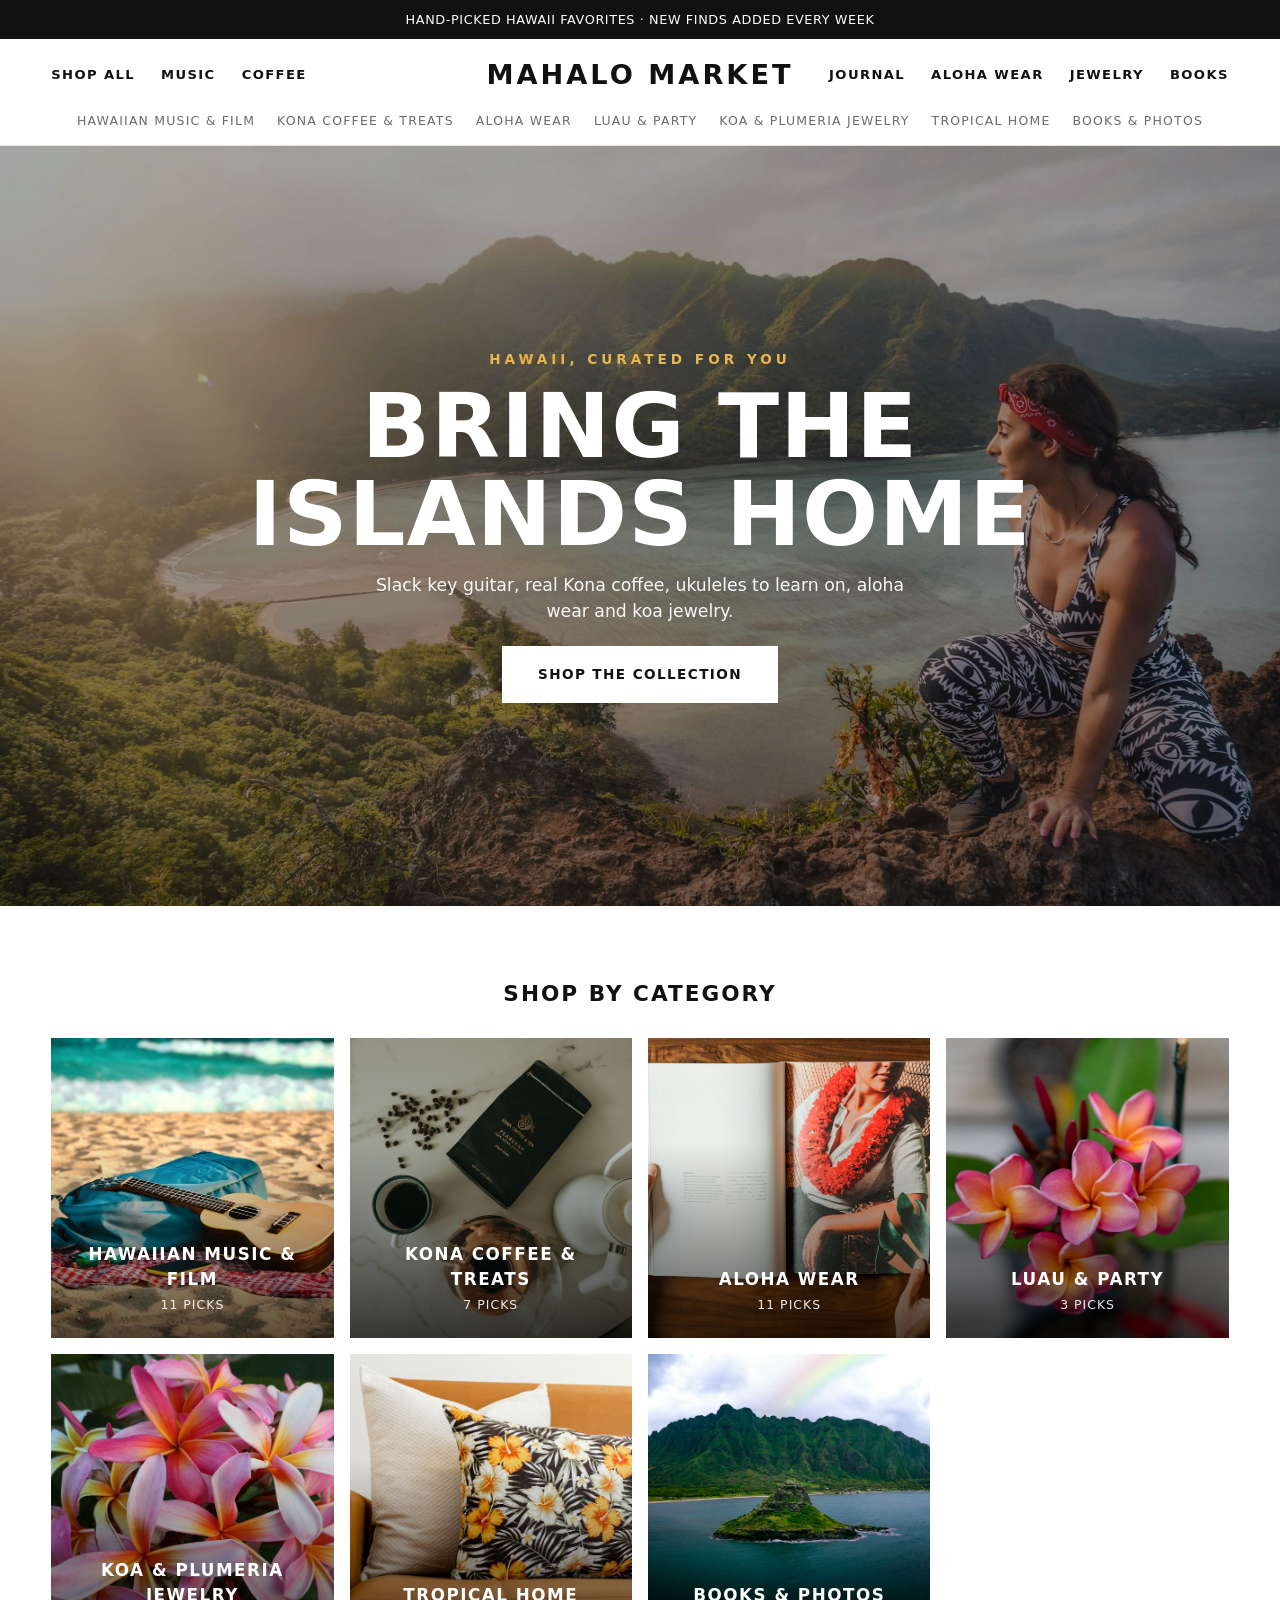
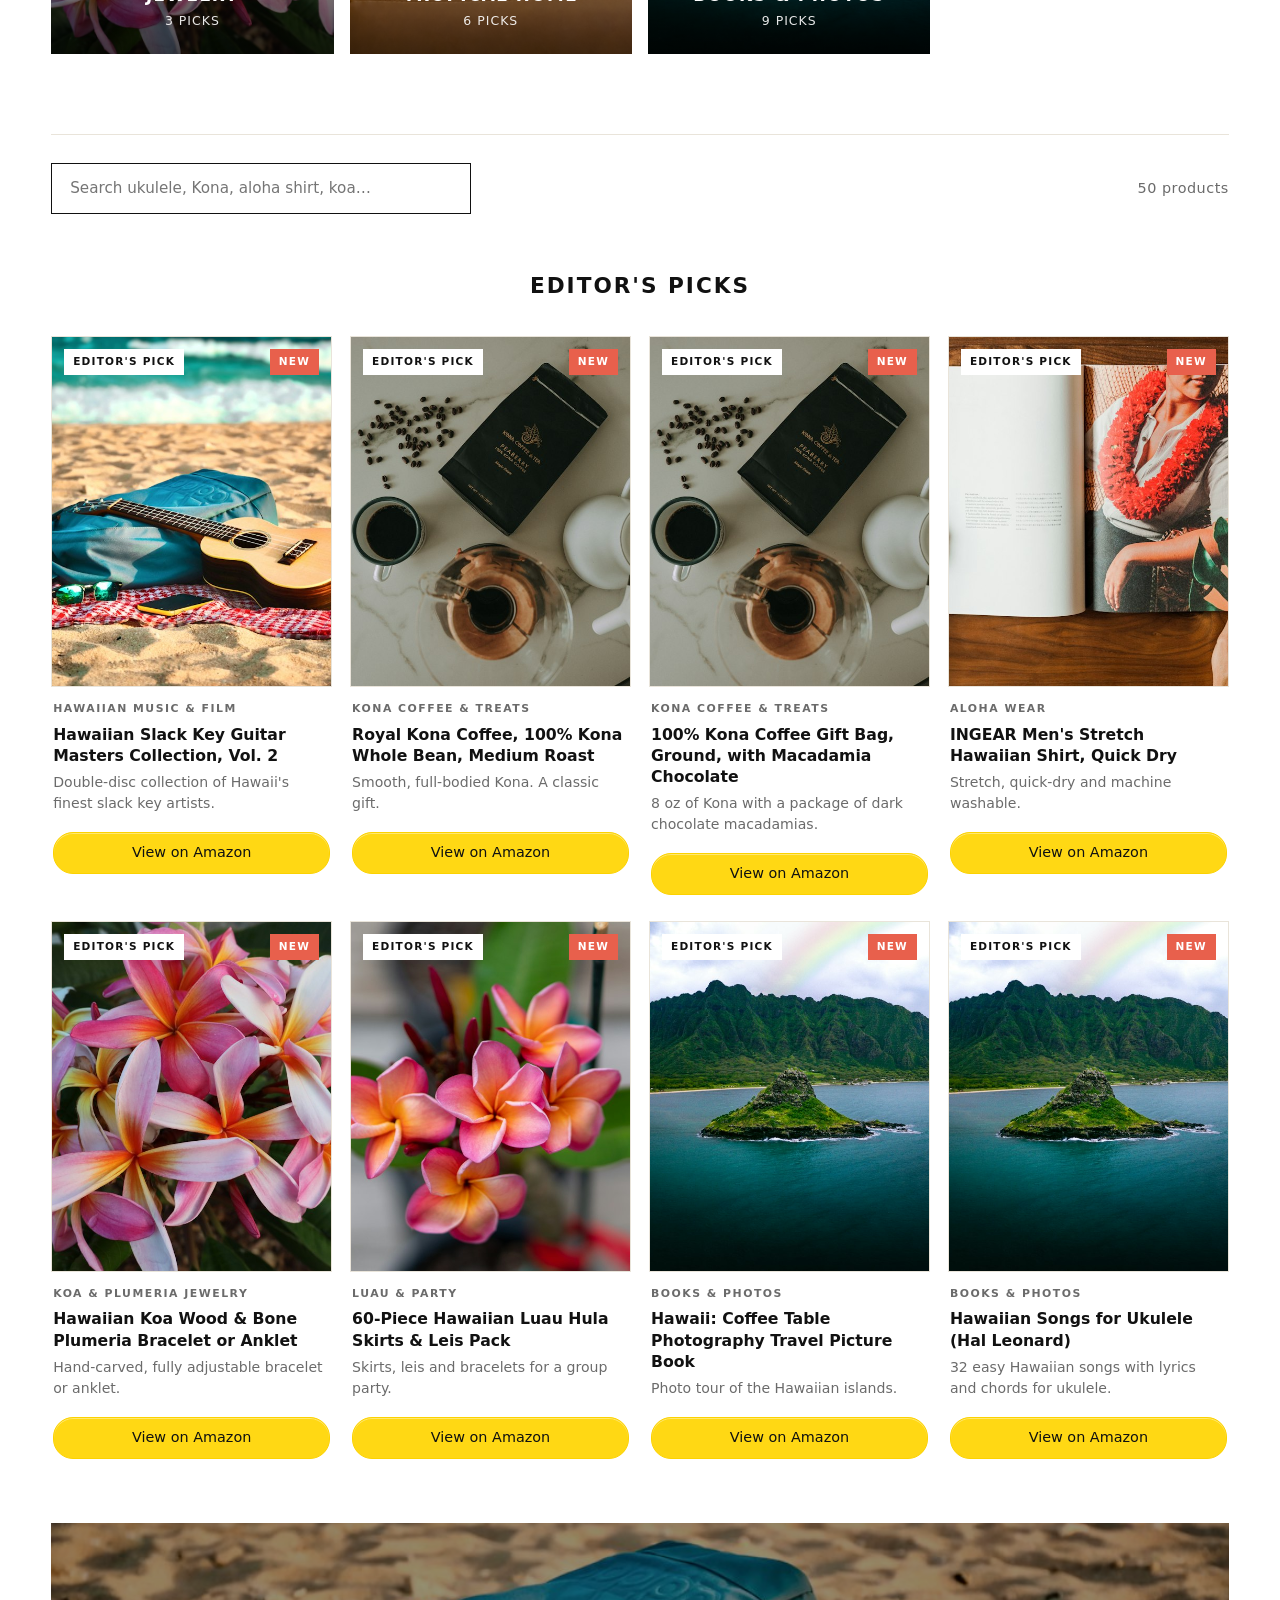
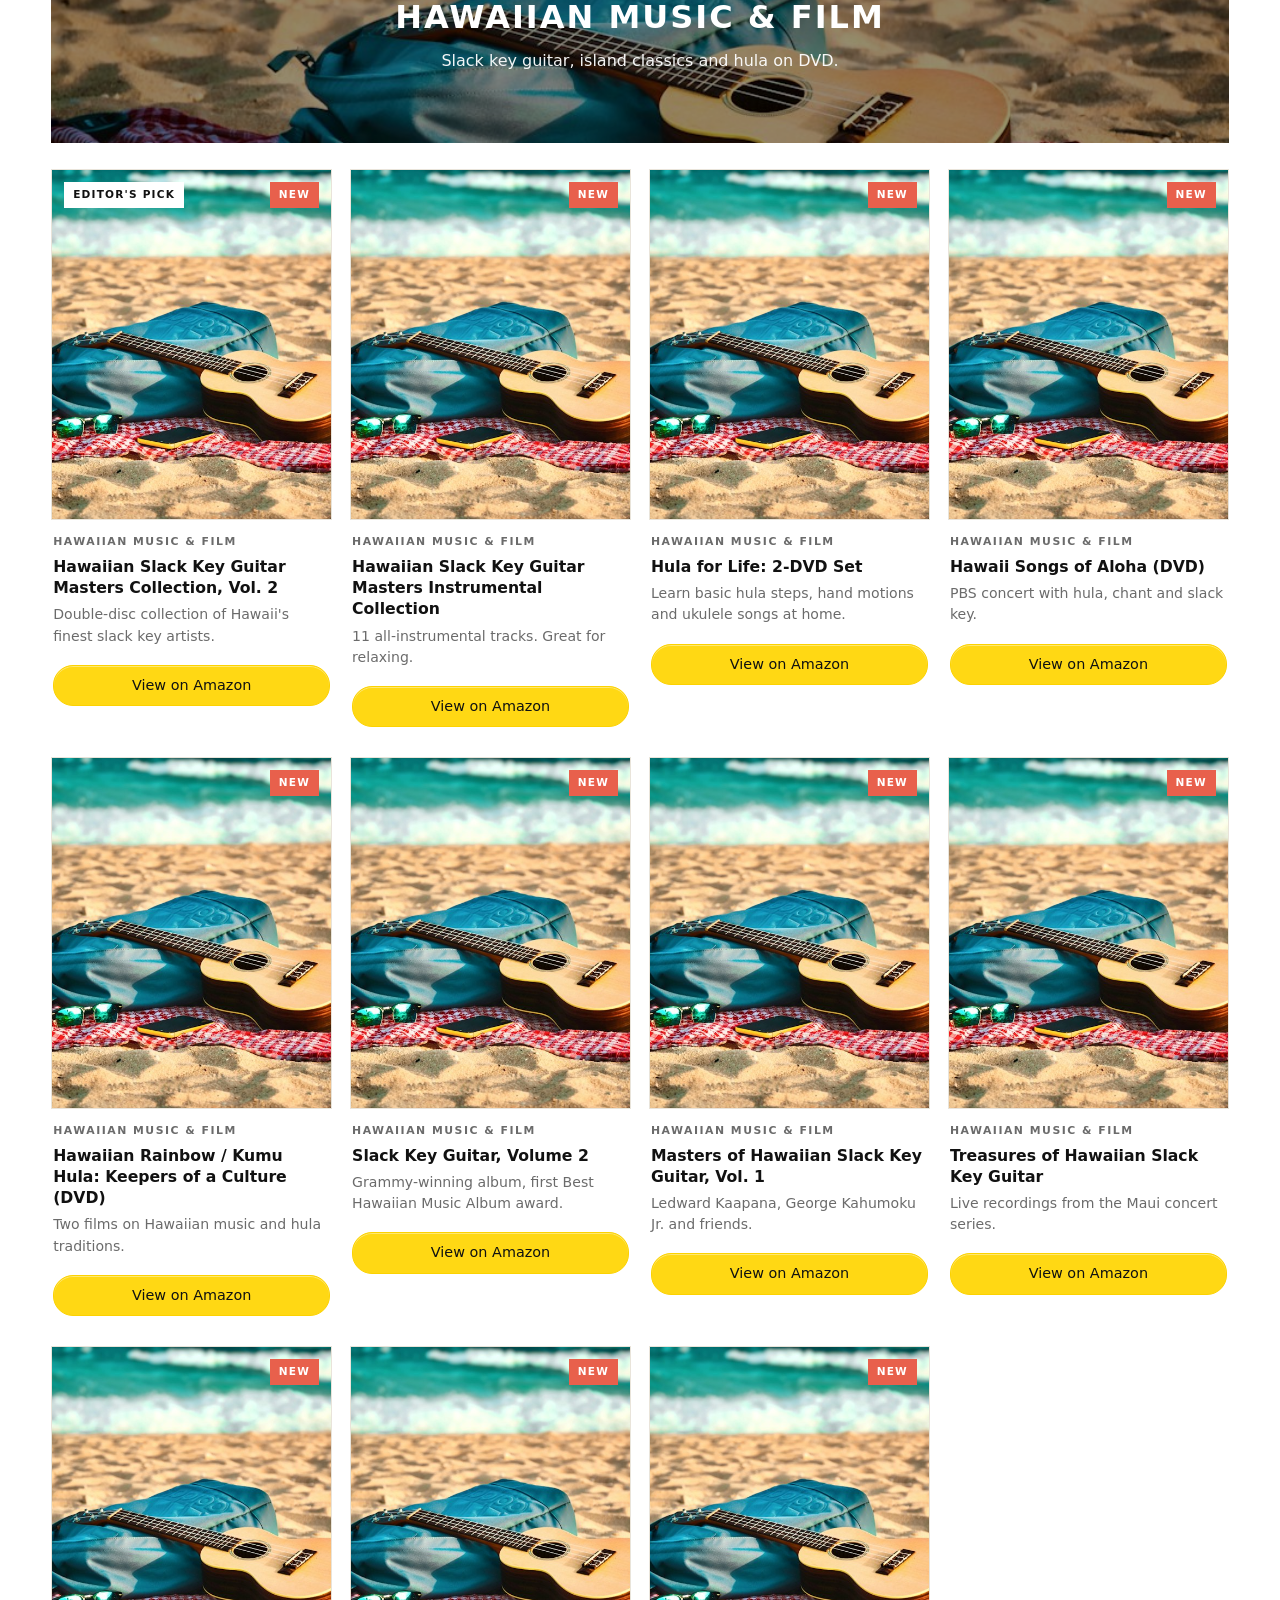
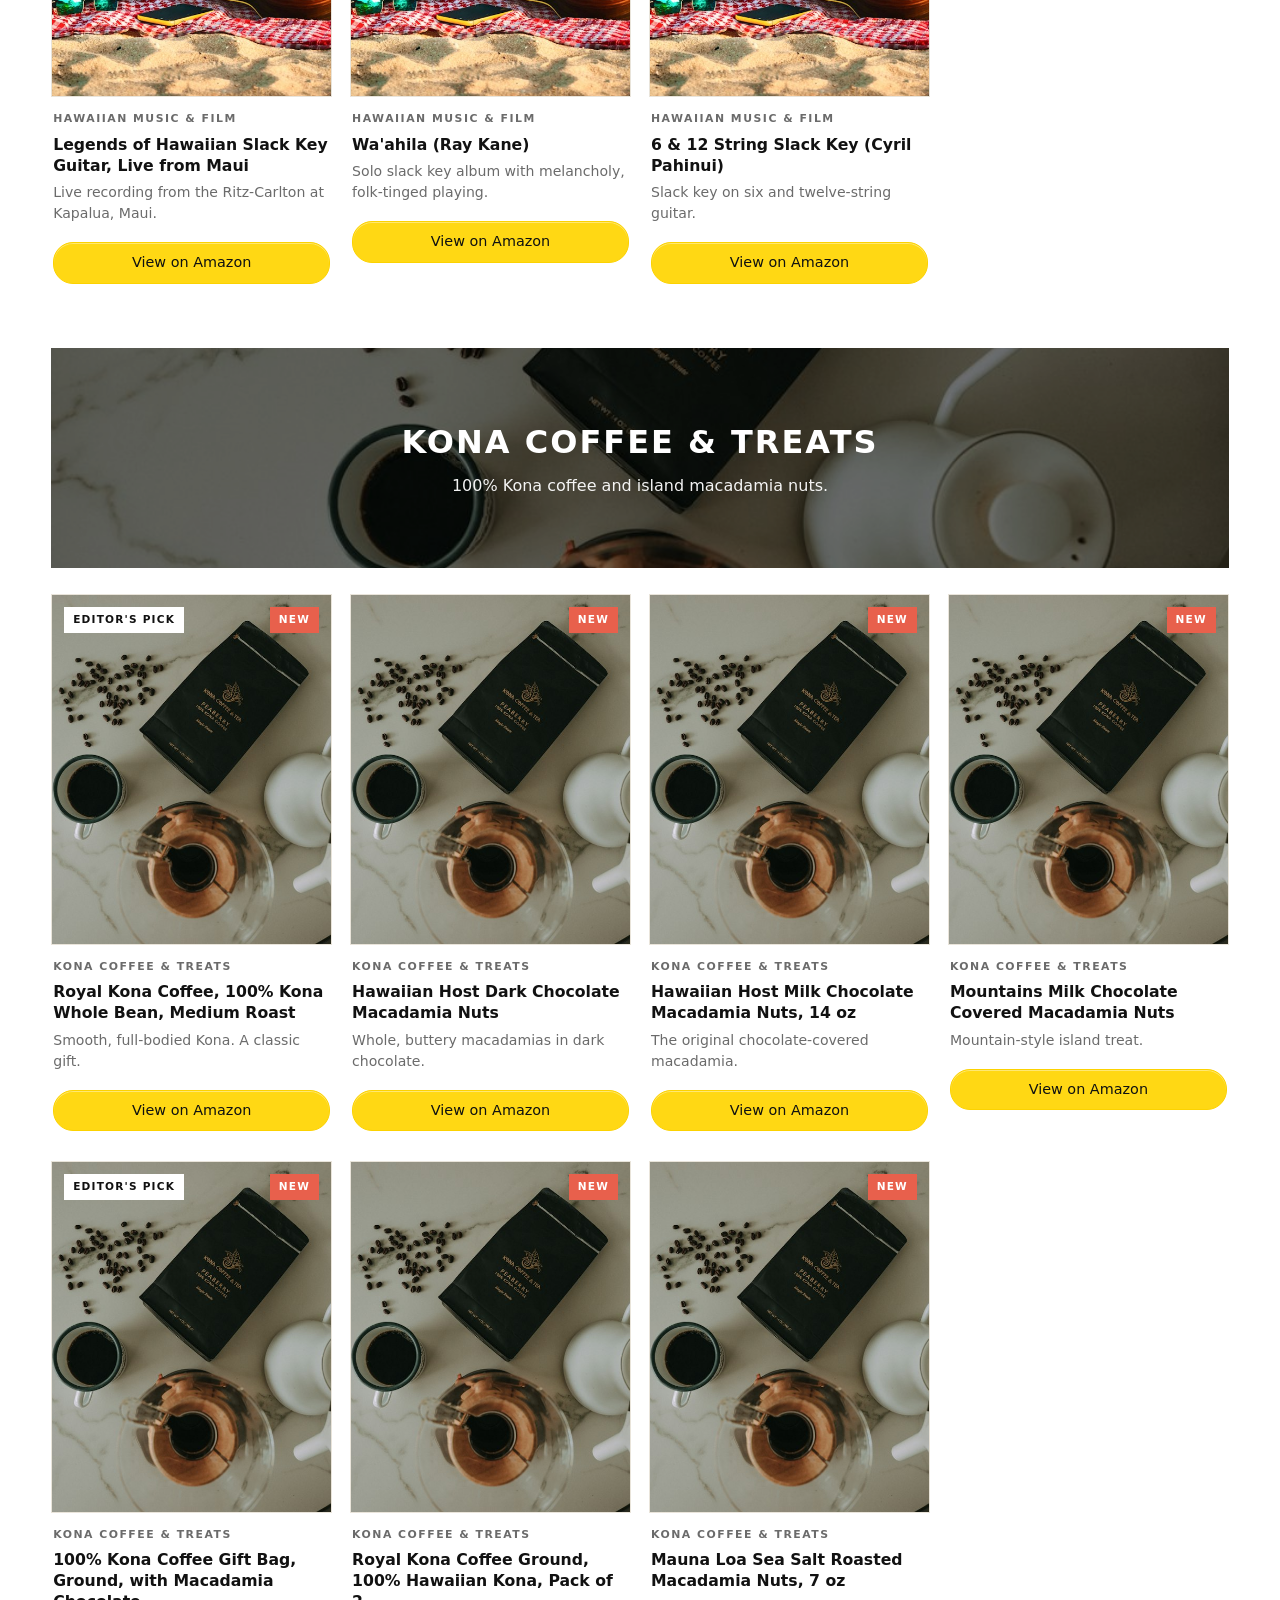
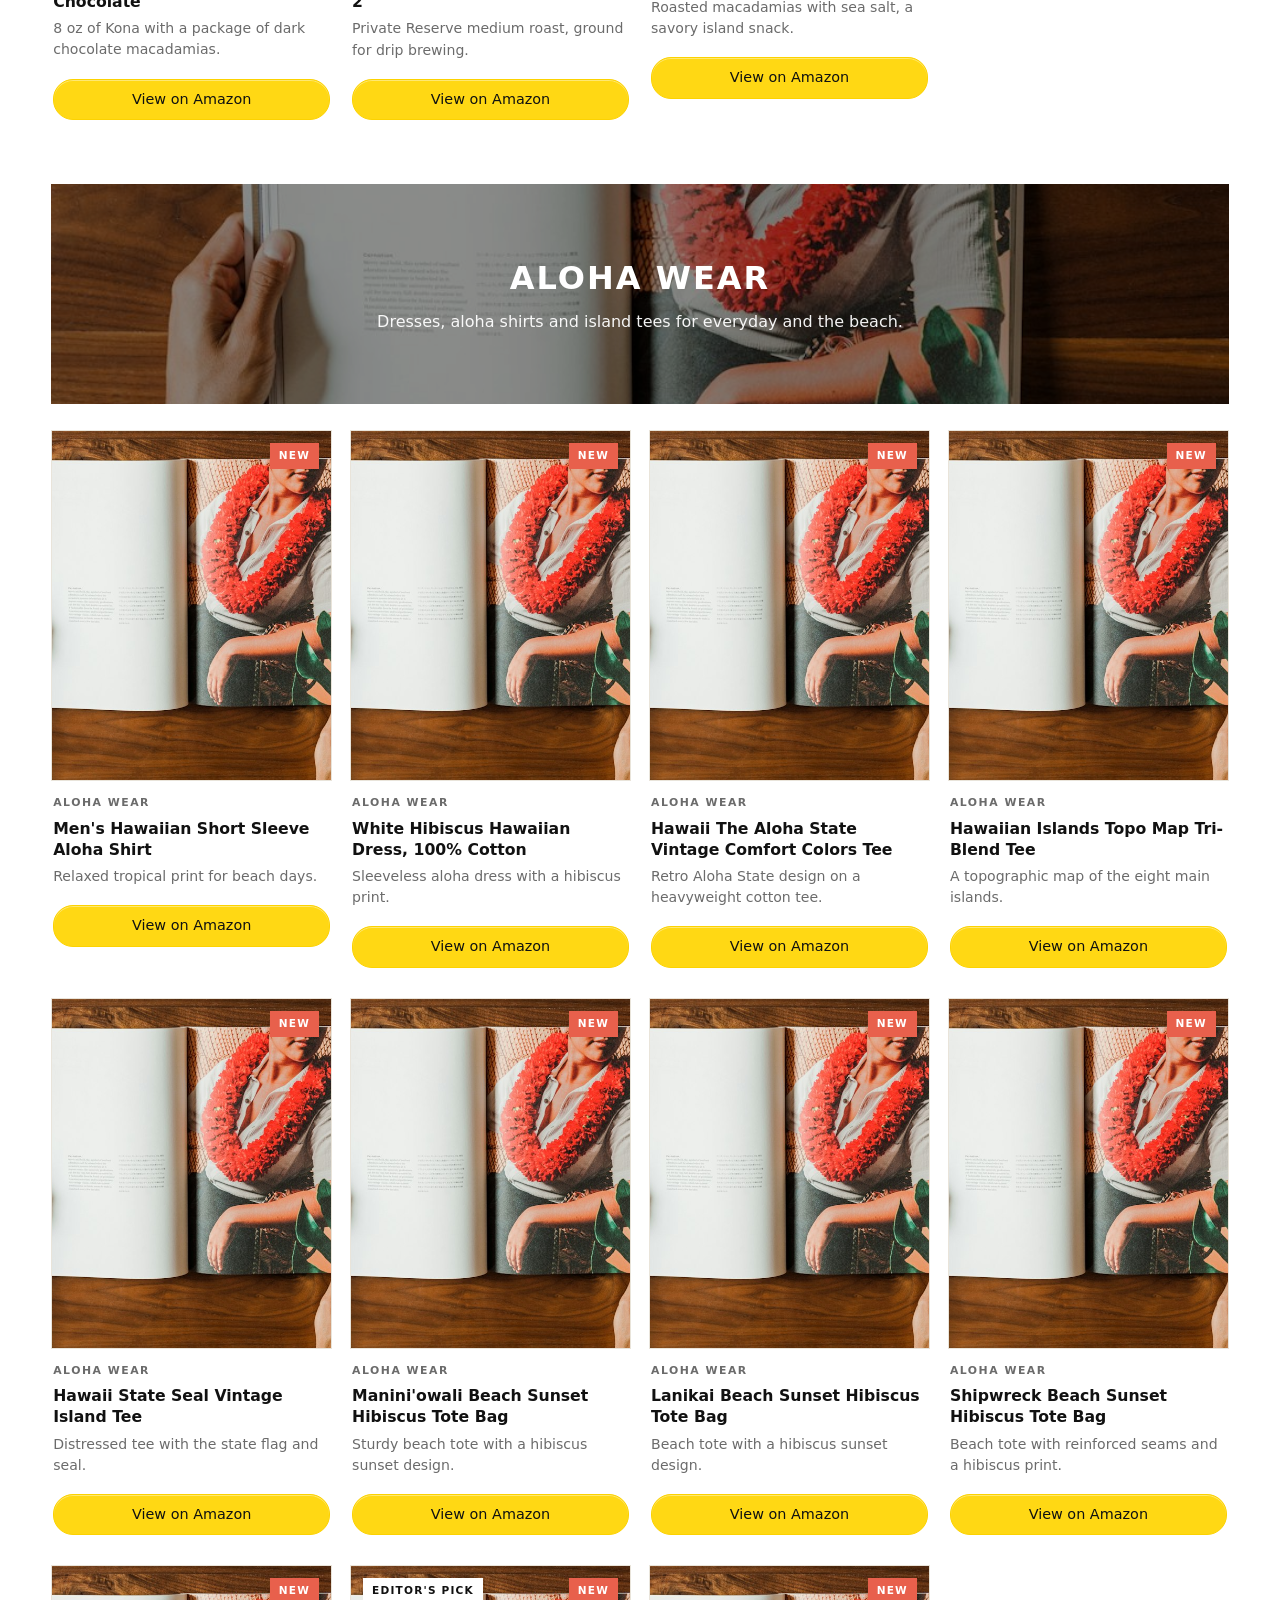
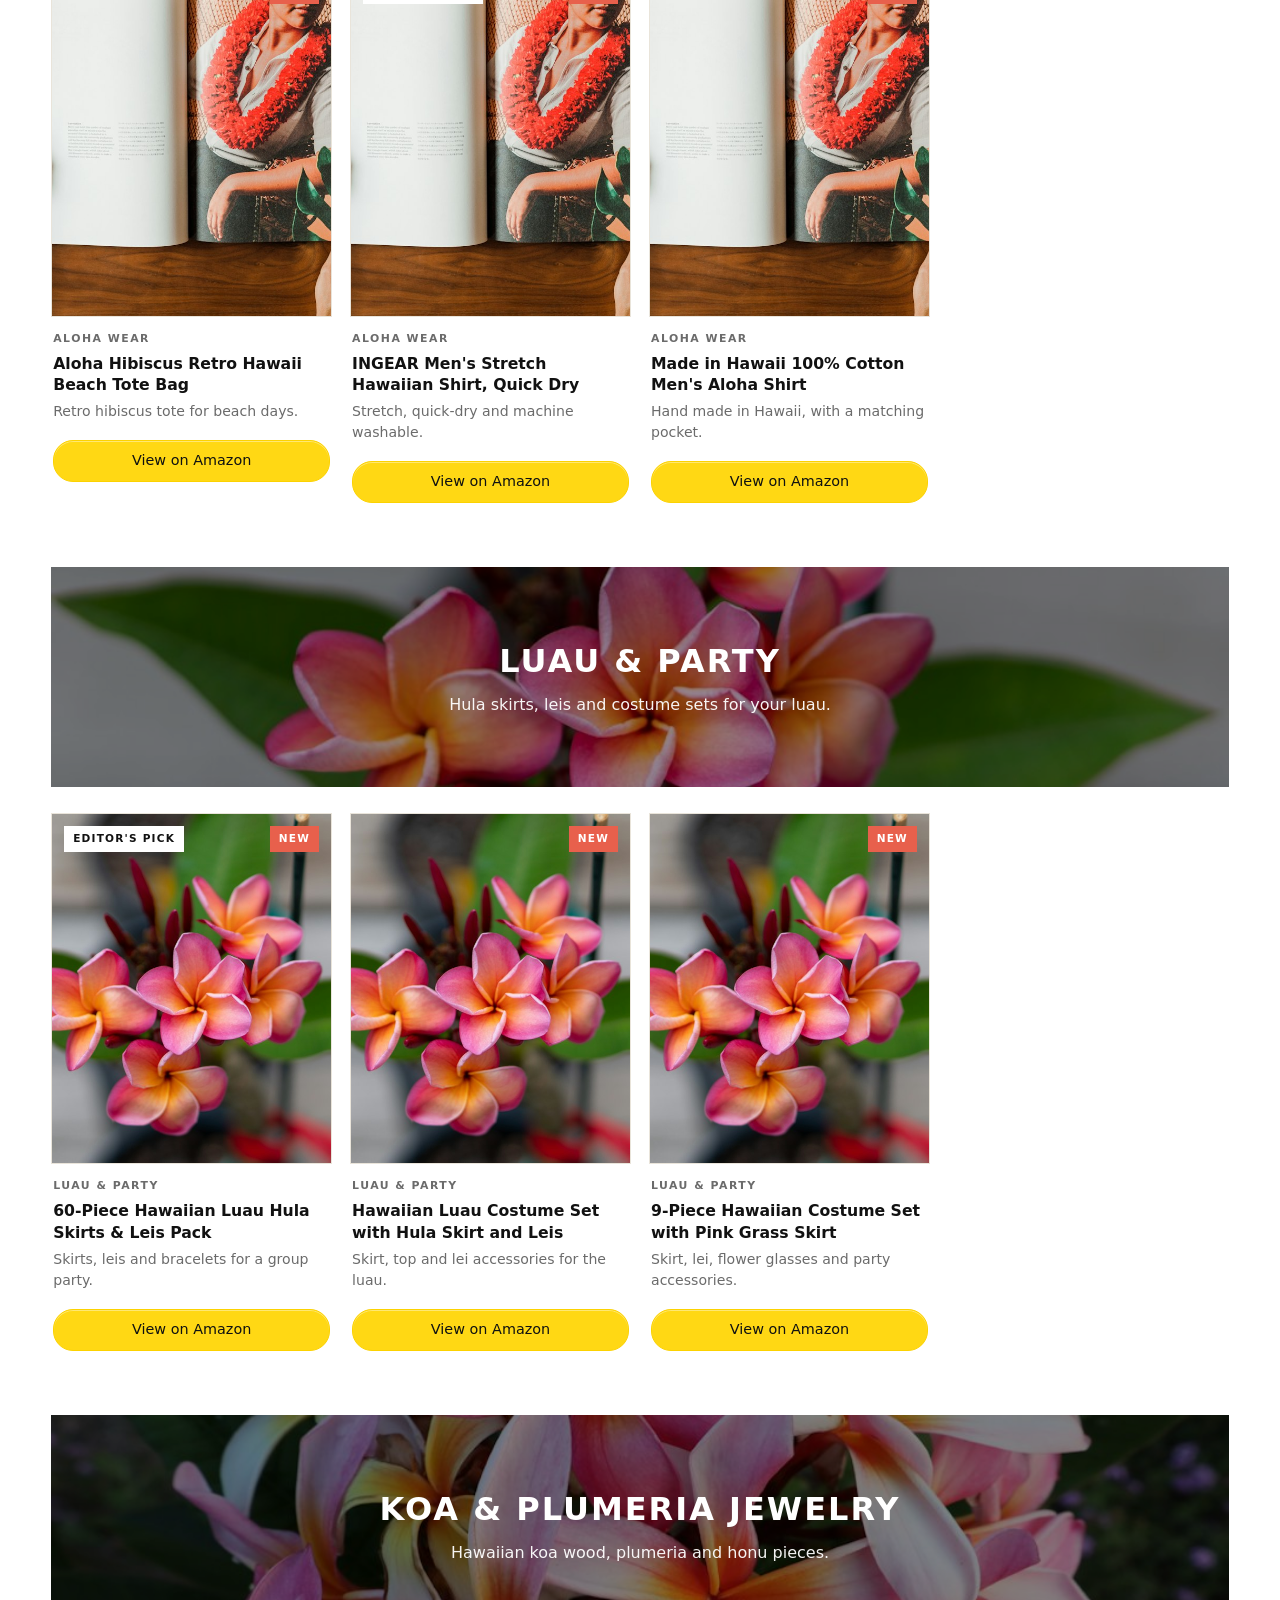
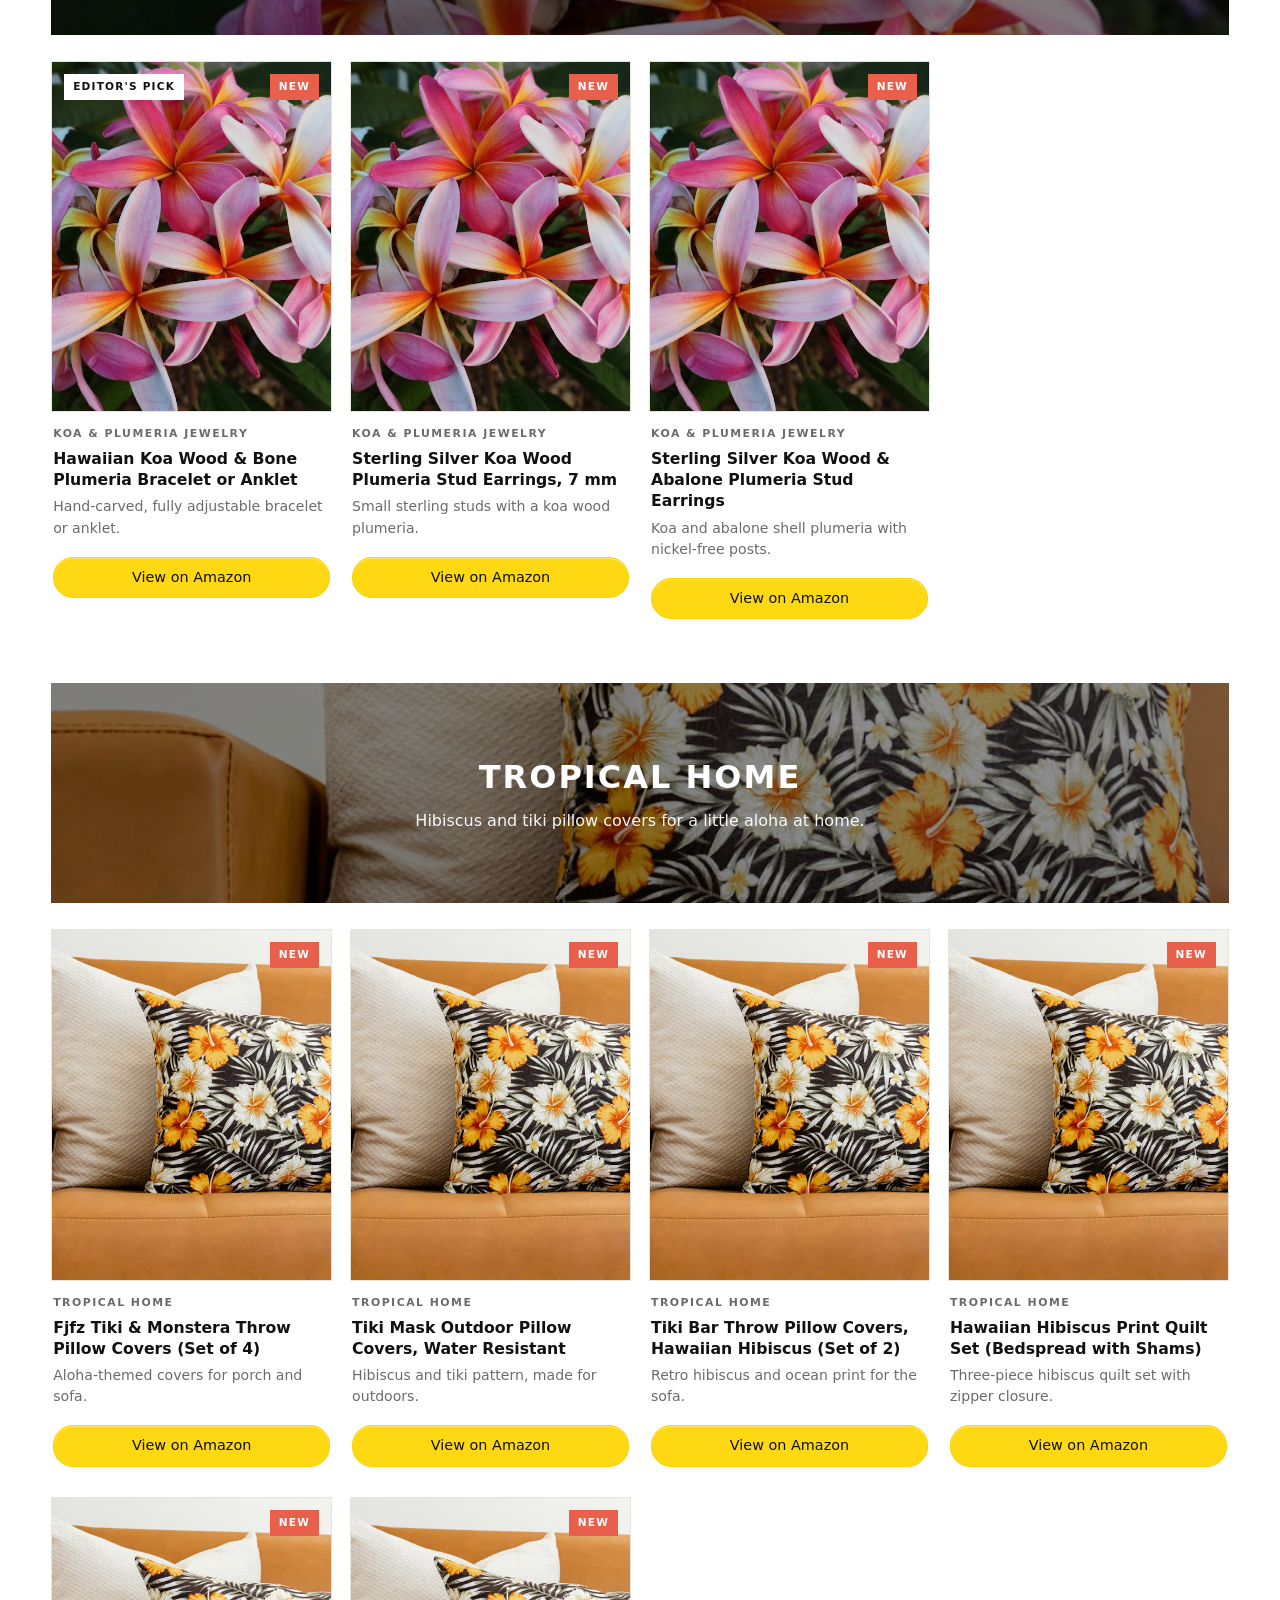
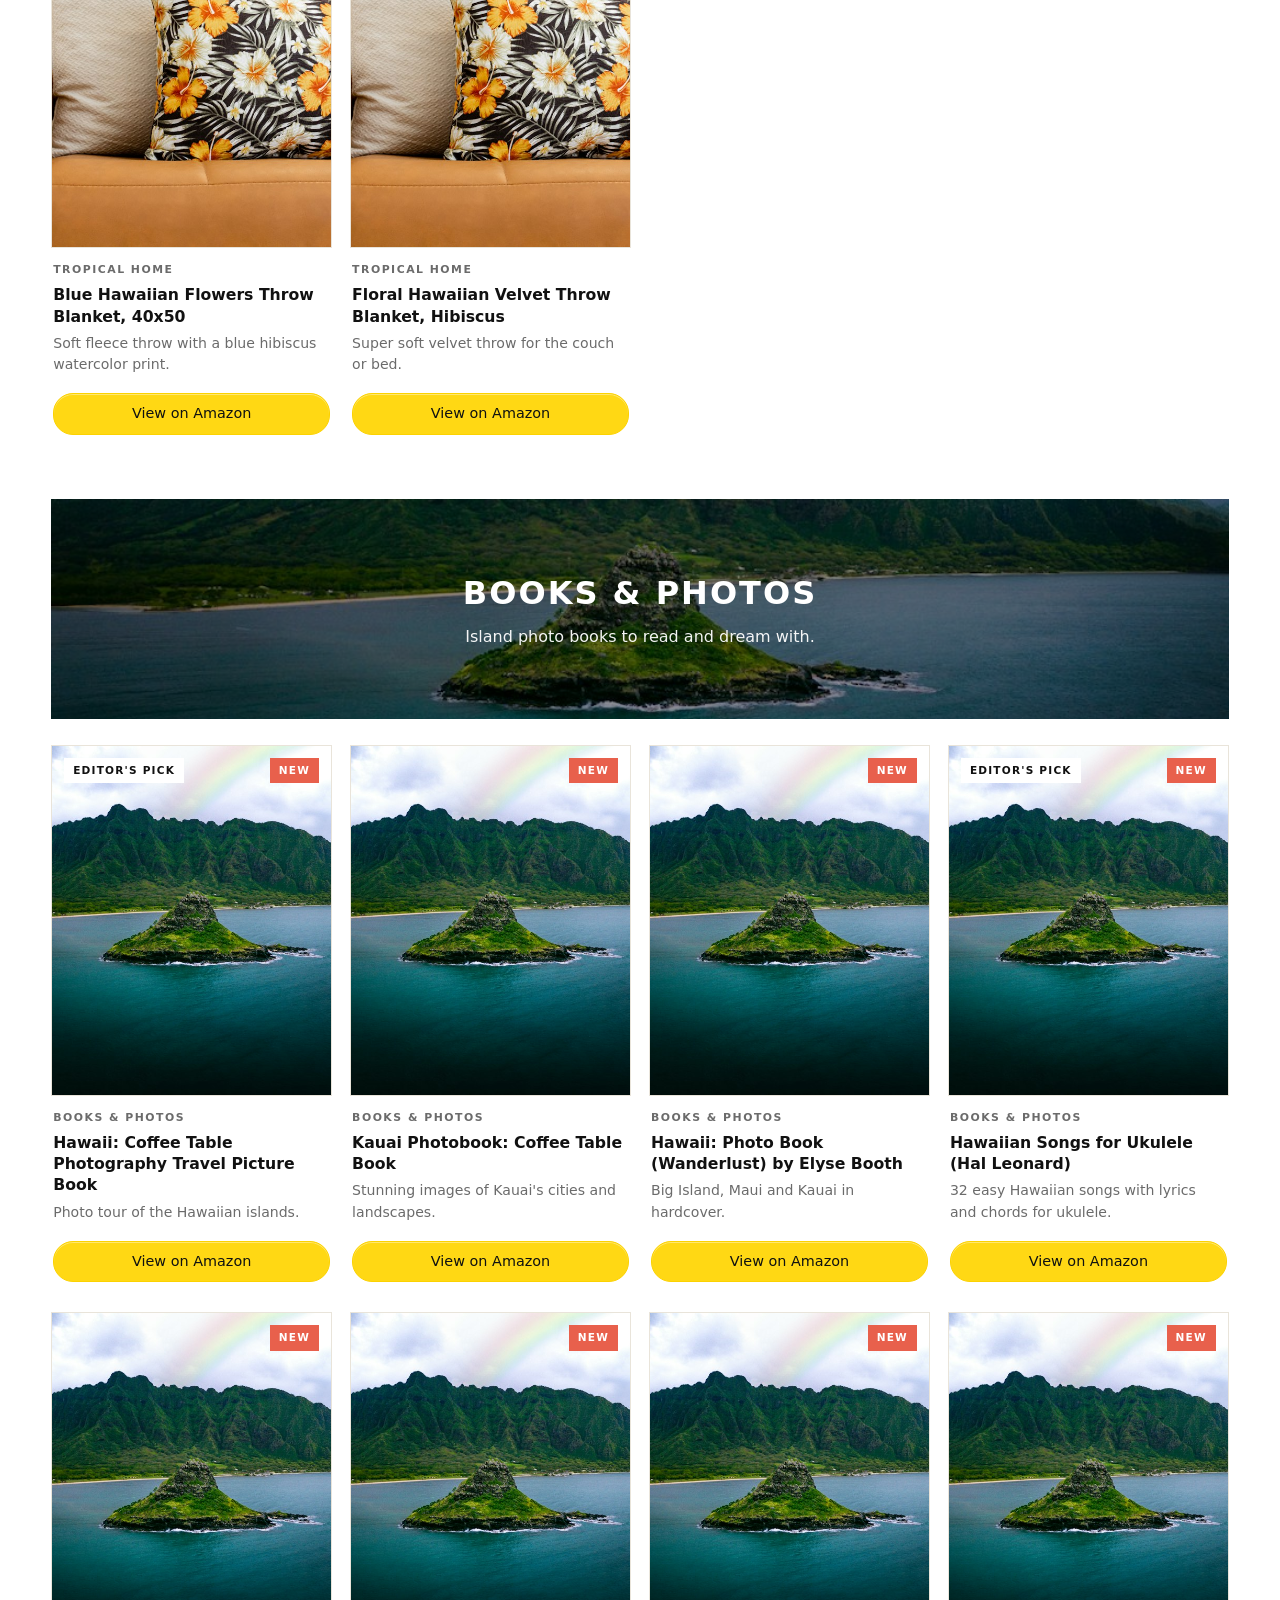
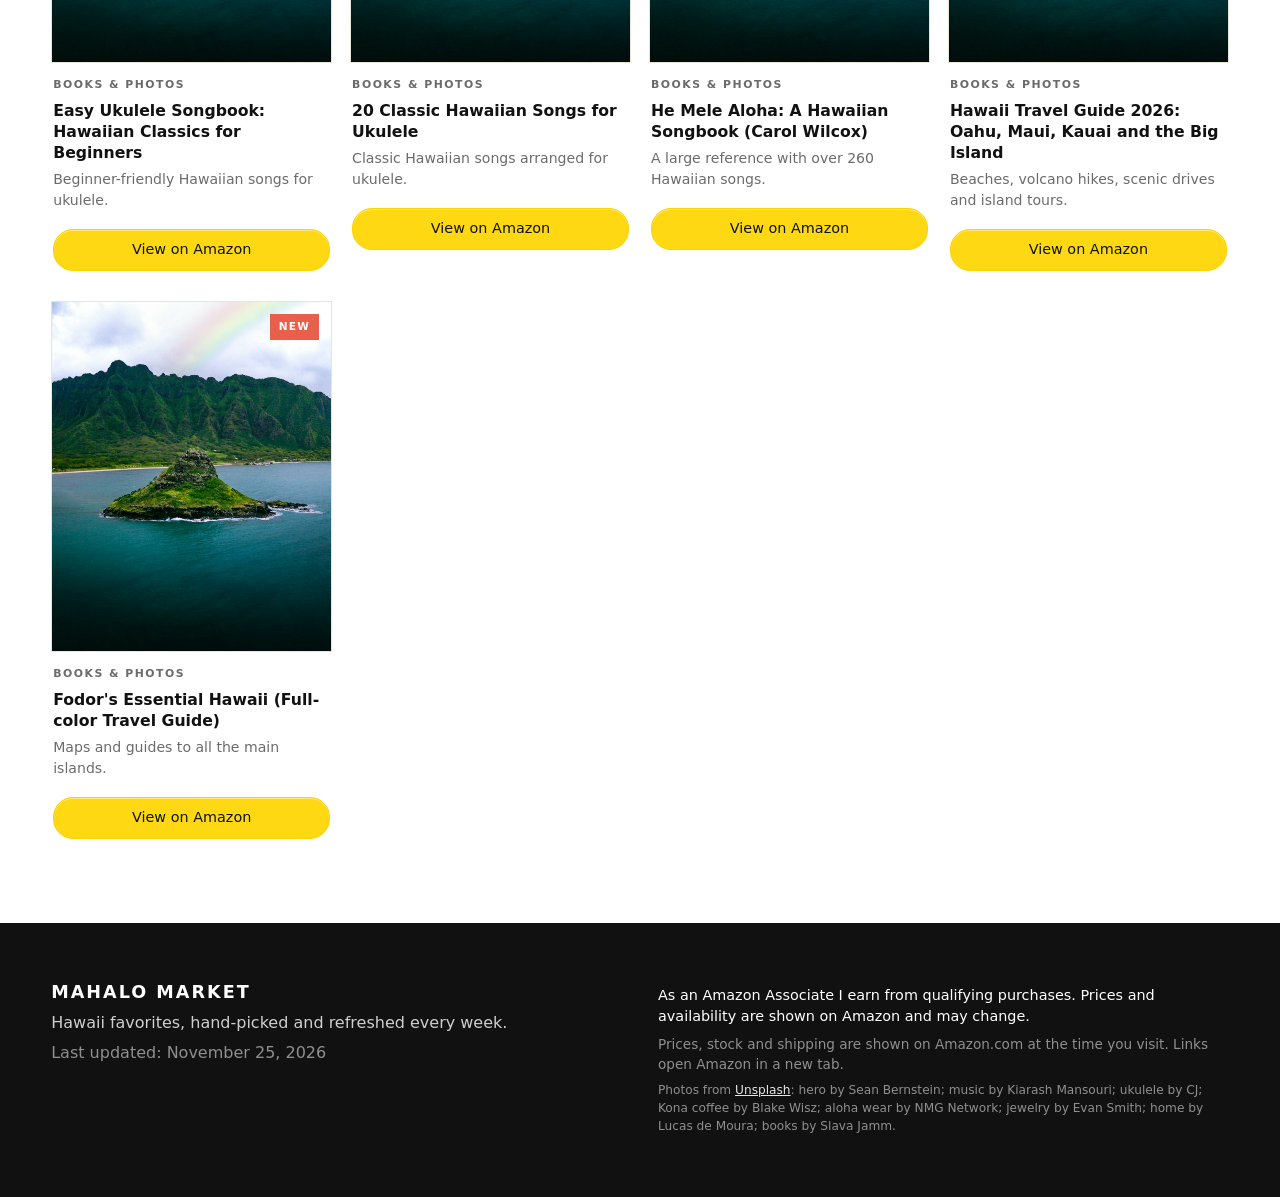
<file: index.html>
<!doctype html>
<html lang="en">
<head>
  <meta charset="utf-8">
  <meta name="viewport" content="width=device-width, initial-scale=1">
  <title>Mahalo Market | Hawaii favorites, hand-picked</title>
  <meta name="description" content="Hand-picked Hawaiian music, Kona coffee, ukuleles, aloha wear, koa jewelry and island books. Refreshed every week.">
  <meta property="og:title" content="Mahalo Market | Hawaii favorites, hand-picked">
  <meta property="og:description" content="Hawaiian music, Kona coffee, ukuleles, aloha wear, koa jewelry and island books.">
  <meta property="og:image" content="hero.jpg">
  <link rel="stylesheet" href="styles.css">
</head>
<body>
  <div class="announce">Hand-picked Hawaii favorites · New finds added every week</div>

  <header class="site-header">
    <div class="wrap header-inner">
      <nav class="cat-nav left" aria-label="Shop categories">
        <a href="#shop">Shop all</a>
        <a href="#cat-music">Music</a>
        <a href="#cat-coffee">Coffee</a>
      </nav>
      <a class="brand" href="#top" aria-label="Mahalo Market home">
        <span class="brand-name" id="storeName">Mahalo Market</span>
      </a>
      <nav class="cat-nav right" aria-label="More categories">
        <a href="journal.html">Journal</a>
        <a href="#cat-aloha">Aloha Wear</a>
        <a href="#cat-jewelry">Jewelry</a>
        <a href="#cat-books">Books</a>
      </nav>
    </div>
    <nav class="cat-nav-full" id="catNav" aria-label="All categories"></nav>
  </header>

  <section class="hero" id="top">
    <img class="hero-img" src="hero.jpg" alt="A woman in a red and white dress dancing on a Hawaiian beach" width="2000" height="1125">
    <div class="hero-overlay"></div>
    <div class="hero-content">
      <p class="hero-kicker" id="storeTagline">Hawaii, curated for you</p>
      <h1>Bring the islands home</h1>
      <p class="hero-lede">Slack key guitar, real Kona coffee, ukuleles to learn on, aloha wear and koa jewelry.</p>
      <a class="btn btn-solid" href="#shop">Shop the collection</a>
    </div>
  </section>

  <section class="wrap collections" id="shop" aria-label="Shop by category">
    <h2 class="section-title">Shop by category</h2>
    <div class="tiles" id="tiles"></div>
  </section>

  <main class="wrap" id="main">
    <div class="search-row">
      <label class="sr-only" for="q">Search the shop</label>
      <input id="q" type="search" placeholder="Search ukulele, Kona, aloha shirt, koa…" autocomplete="off">
      <p class="count" id="count"></p>
    </div>

    <section id="picks" class="picks" aria-label="Editor picks"></section>
    <section id="grid" aria-live="polite"></section>
    <p class="empty" id="empty" hidden>Nothing matched that search. Try a different word.</p>
  </main>

  <footer class="site-footer">
    <div class="wrap footer-grid">
      <div>
        <strong id="footerName">Mahalo Market</strong>
        <p>Hawaii favorites, hand-picked and refreshed every week.</p>
        <p class="muted">Last updated: <span id="updated"></span></p>
      </div>
      <div>
        <p class="disclosure" id="disclosure"></p>
        <p class="muted small">Prices, stock and shipping are shown on Amazon.com at the time you visit. Links open Amazon in a new tab.</p>
        <p class="credits">Photos from <a href="https://unsplash.com" target="_blank" rel="noopener">Unsplash</a>: hero by Sean Bernstein; music by Kiarash Mansouri; ukulele by CJ; Kona coffee by Blake Wisz; aloha wear by NMG Network; jewelry by Evan Smith; home by Lucas de Moura; books by Slava Jamm.</p>
      </div>
    </div>
  </footer>

  <script src="products.js"></script>
  <script src="app.js"></script>
</body>
</html>
</file>
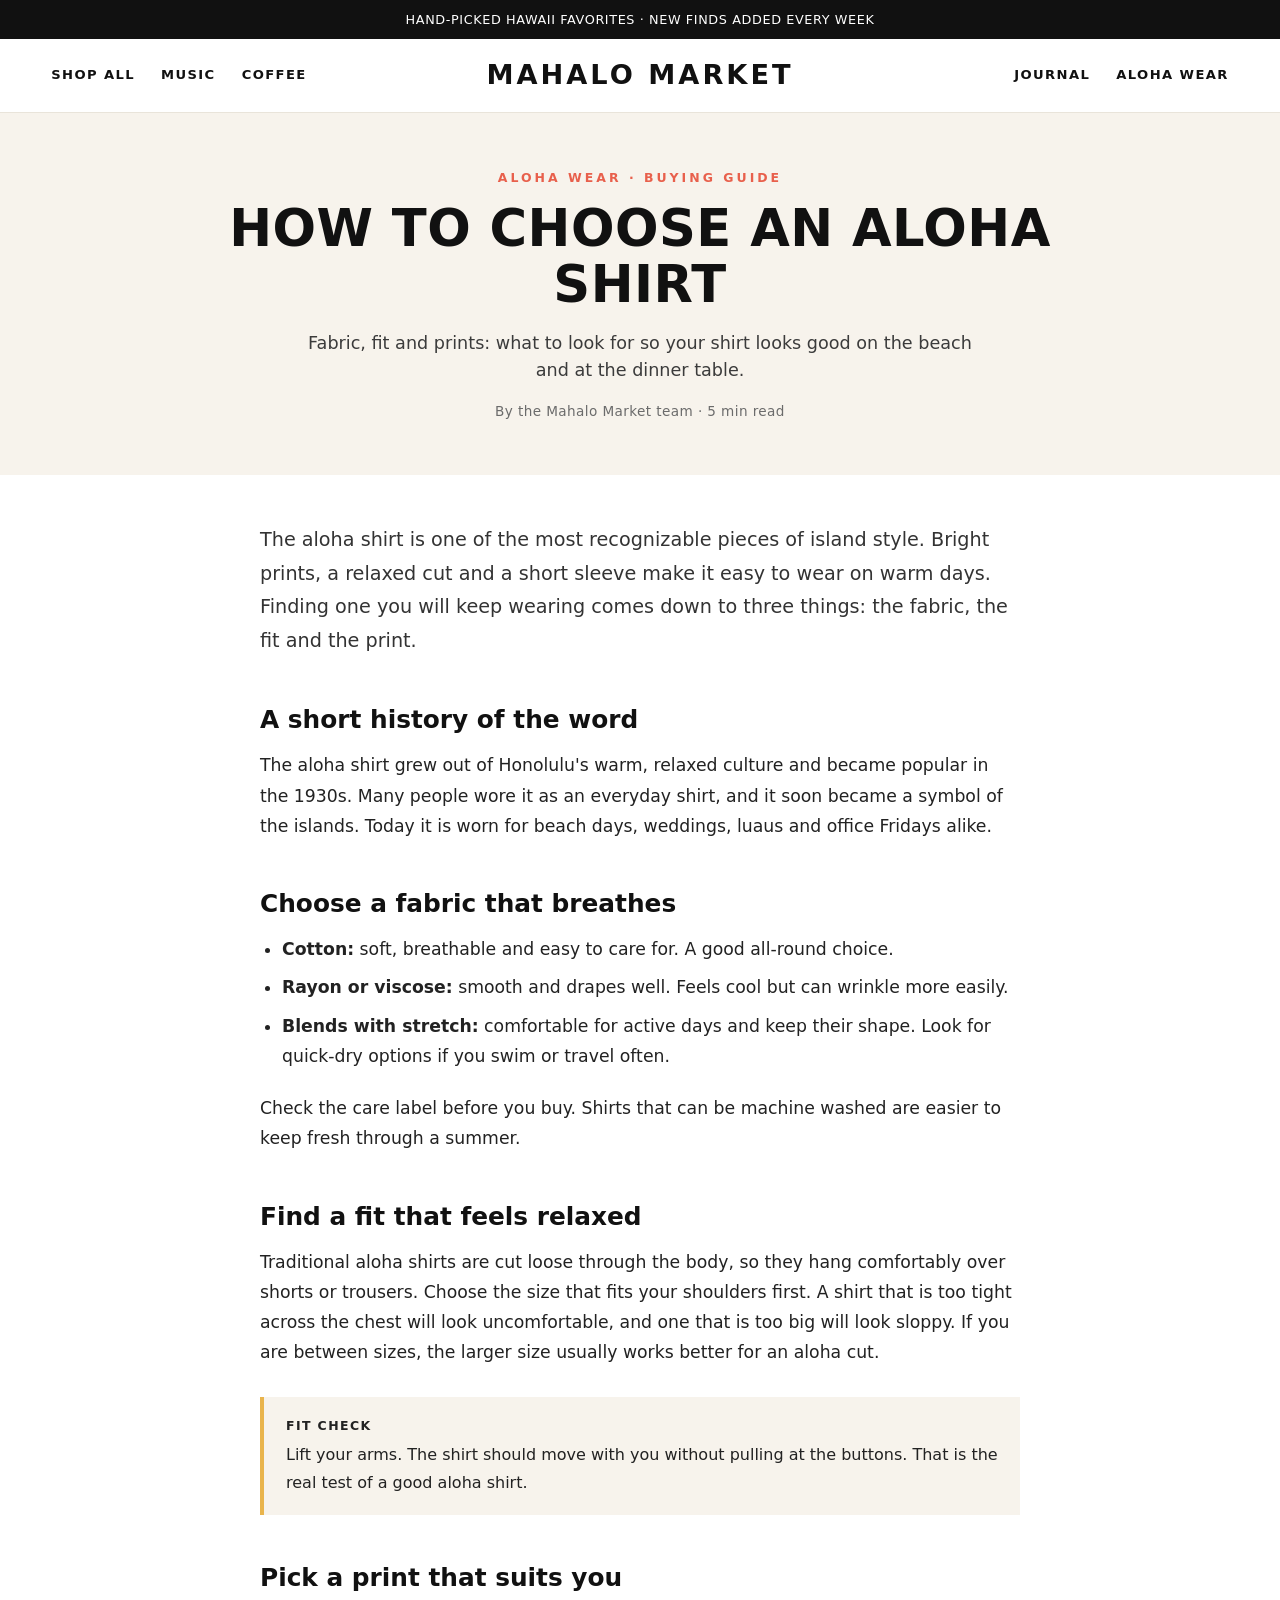
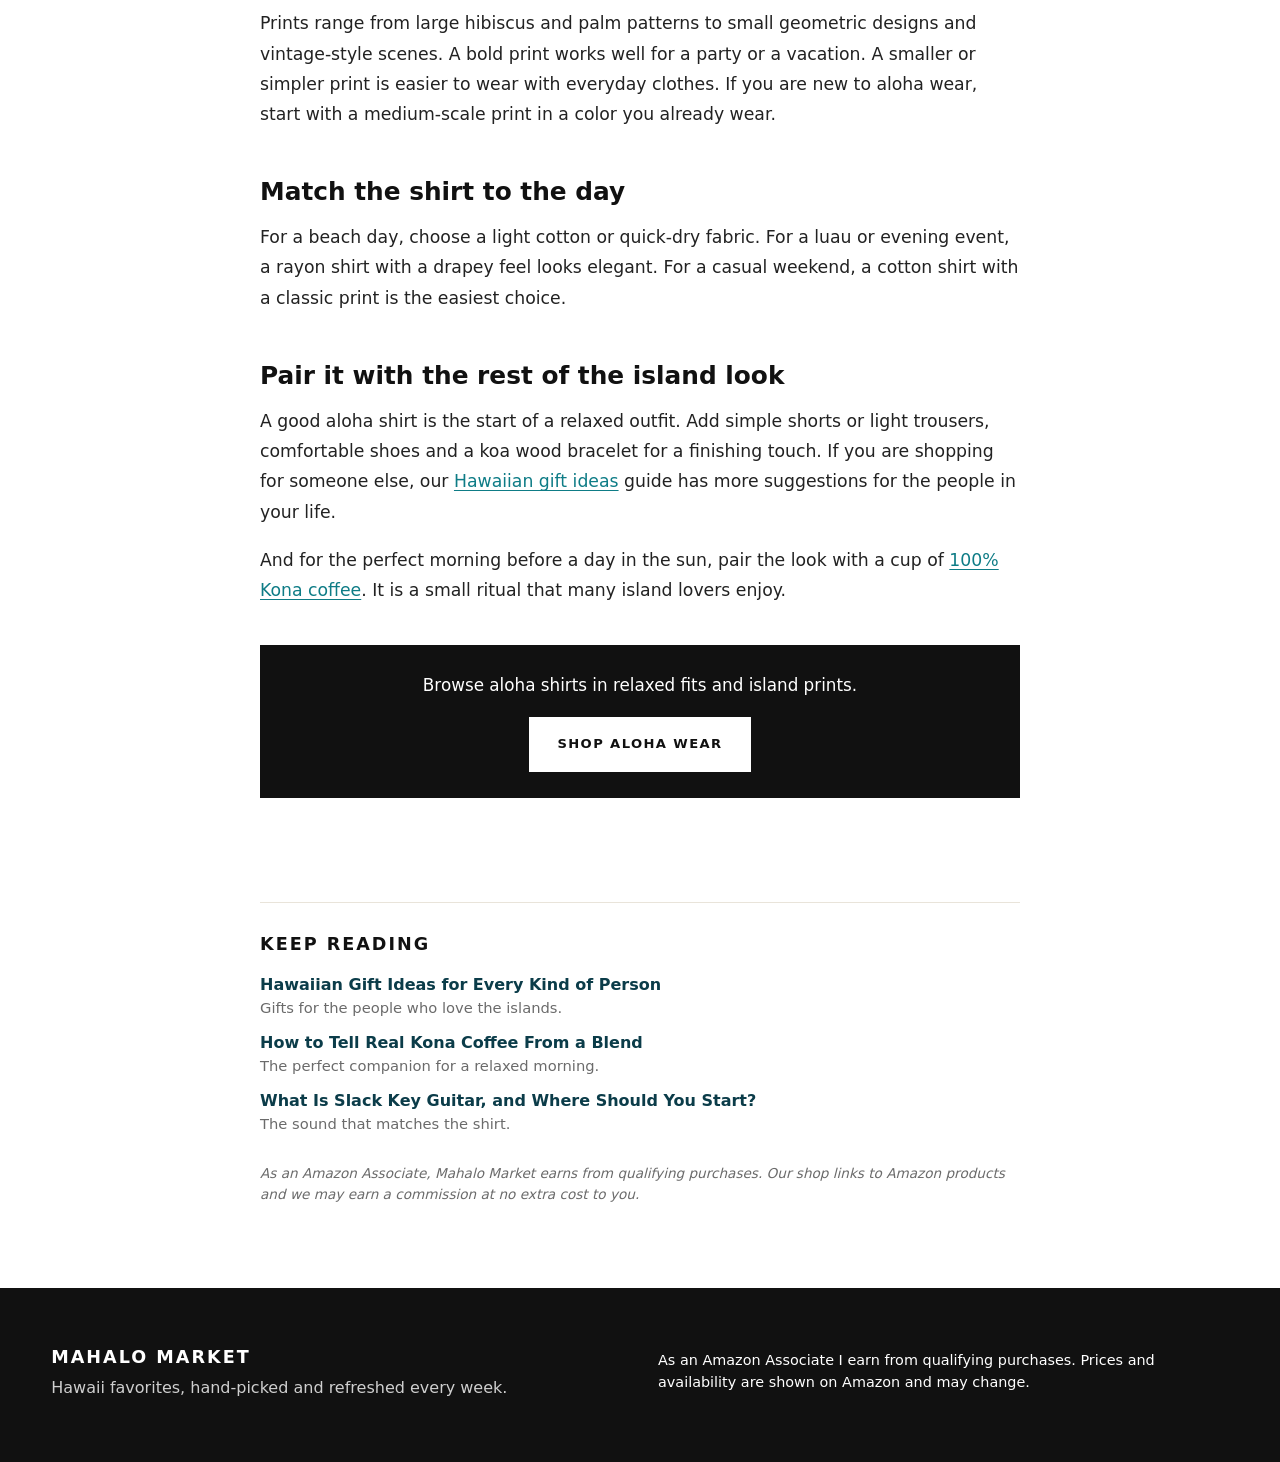
<file: journal-aloha-shirt-buying-guide.html>
<!doctype html>
<html lang="en">
<head>
  <meta charset="utf-8">
  <meta name="viewport" content="width=device-width, initial-scale=1">
  <title>How to Choose an Aloha Shirt: Fabric, Fit and Prints | Mahalo Market</title>
  <meta name="description" content="How to choose a men's aloha shirt: fabrics that breathe, fits for relaxed days, print styles and what the word aloha shirt really means.">
  <meta property="og:title" content="How to Choose an Aloha Shirt">
  <meta property="og:description" content="Fabric, fit and print tips for picking a Hawaiian shirt you will wear for years.">
  <meta property="og:image" content="aloha.jpg">
  <link rel="canonical" href="https://mahalomarket.github.io/mahalo-market/journal-aloha-shirt-buying-guide.html">
  <link rel="stylesheet" href="styles.css">
  <link rel="stylesheet" href="journal.css">
</head>
<body>
  <div class="announce">Hand-picked Hawaii favorites · New finds added every week</div>
  <header class="site-header">
    <div class="wrap header-inner">
      <nav class="cat-nav left" aria-label="Shop"><a href="#shop">Shop all</a><a href="#cat-music">Music</a><a href="#cat-coffee">Coffee</a></nav>
      <a class="brand" href="index.html" aria-label="Mahalo Market home"><span class="brand-name">Mahalo Market</span></a>
      <nav class="cat-nav right" aria-label="Blog"><a href="journal.html">Journal</a><a href="#cat-aloha">Aloha wear</a></nav>
    </div>
  </header>

  <header class="blog-hero">
    <p class="kicker">Aloha wear · Buying guide</p>
    <h1>How to Choose an Aloha Shirt</h1>
    <p class="dek">Fabric, fit and prints: what to look for so your shirt looks good on the beach and at the dinner table.</p>
    <p class="meta">By the Mahalo Market team · 5 min read</p>
  </header>

  <article class="article">
    <p class="lead">The aloha shirt is one of the most recognizable pieces of island style. Bright prints, a relaxed cut and a short sleeve make it easy to wear on warm days. Finding one you will keep wearing comes down to three things: the fabric, the fit and the print.</p>

    <h2>A short history of the word</h2>
    <p>The aloha shirt grew out of Honolulu's warm, relaxed culture and became popular in the 1930s. Many people wore it as an everyday shirt, and it soon became a symbol of the islands. Today it is worn for beach days, weddings, luaus and office Fridays alike.</p>

    <h2>Choose a fabric that breathes</h2>
    <ul>
      <li><strong>Cotton:</strong> soft, breathable and easy to care for. A good all-round choice.</li>
      <li><strong>Rayon or viscose:</strong> smooth and drapes well. Feels cool but can wrinkle more easily.</li>
      <li><strong>Blends with stretch:</strong> comfortable for active days and keep their shape. Look for quick-dry options if you swim or travel often.</li>
    </ul>
    <p>Check the care label before you buy. Shirts that can be machine washed are easier to keep fresh through a summer.</p>

    <h2>Find a fit that feels relaxed</h2>
    <p>Traditional aloha shirts are cut loose through the body, so they hang comfortably over shorts or trousers. Choose the size that fits your shoulders first. A shirt that is too tight across the chest will look uncomfortable, and one that is too big will look sloppy. If you are between sizes, the larger size usually works better for an aloha cut.</p>

    <div class="callout"><strong>Fit check</strong>Lift your arms. The shirt should move with you without pulling at the buttons. That is the real test of a good aloha shirt.</div>

    <h2>Pick a print that suits you</h2>
    <p>Prints range from large hibiscus and palm patterns to small geometric designs and vintage-style scenes. A bold print works well for a party or a vacation. A smaller or simpler print is easier to wear with everyday clothes. If you are new to aloha wear, start with a medium-scale print in a color you already wear.</p>

    <h2>Match the shirt to the day</h2>
    <p>For a beach day, choose a light cotton or quick-dry fabric. For a luau or evening event, a rayon shirt with a drapey feel looks elegant. For a casual weekend, a cotton shirt with a classic print is the easiest choice.</p>

    <h2>Pair it with the rest of the island look</h2>
    <p>A good aloha shirt is the start of a relaxed outfit. Add simple shorts or light trousers, comfortable shoes and a koa wood bracelet for a finishing touch. If you are shopping for someone else, our <a href="journal-hawaiian-gift-ideas.html">Hawaiian gift ideas</a> guide has more suggestions for the people in your life.</p>

    <p>And for the perfect morning before a day in the sun, pair the look with a cup of <a href="journal-real-kona-coffee-guide.html">100% Kona coffee</a>. It is a small ritual that many island lovers enjoy.</p>

    <div class="shop-cta">
      <p>Browse aloha shirts in relaxed fits and island prints.</p>
      <a class="btn" href="#cat-aloha">Shop aloha wear</a>
    </div>
  </article>

  <aside class="related" aria-label="More guides">
    <h2>Keep reading</h2>
    <ul>
      <li><a href="journal-hawaiian-gift-ideas.html">Hawaiian Gift Ideas for Every Kind of Person<span>Gifts for the people who love the islands.</span></a></li>
      <li><a href="journal-real-kona-coffee-guide.html">How to Tell Real Kona Coffee From a Blend<span>The perfect companion for a relaxed morning.</span></a></li>
      <li><a href="journal-slack-key-guitar-beginners.html">What Is Slack Key Guitar, and Where Should You Start?<span>The sound that matches the shirt.</span></a></li>
    </ul>
  </aside>
  <p class="disclosure-note">As an Amazon Associate, Mahalo Market earns from qualifying purchases. Our shop links to Amazon products and we may earn a commission at no extra cost to you.</p>

  <footer class="site-footer">
    <div class="wrap footer-grid">
      <div><strong>Mahalo Market</strong><p>Hawaii favorites, hand-picked and refreshed every week.</p></div>
      <div><p class="disclosure">As an Amazon Associate I earn from qualifying purchases. Prices and availability are shown on Amazon and may change.</p></div>
    </div>
  </footer>
</body>
</html>
</file>
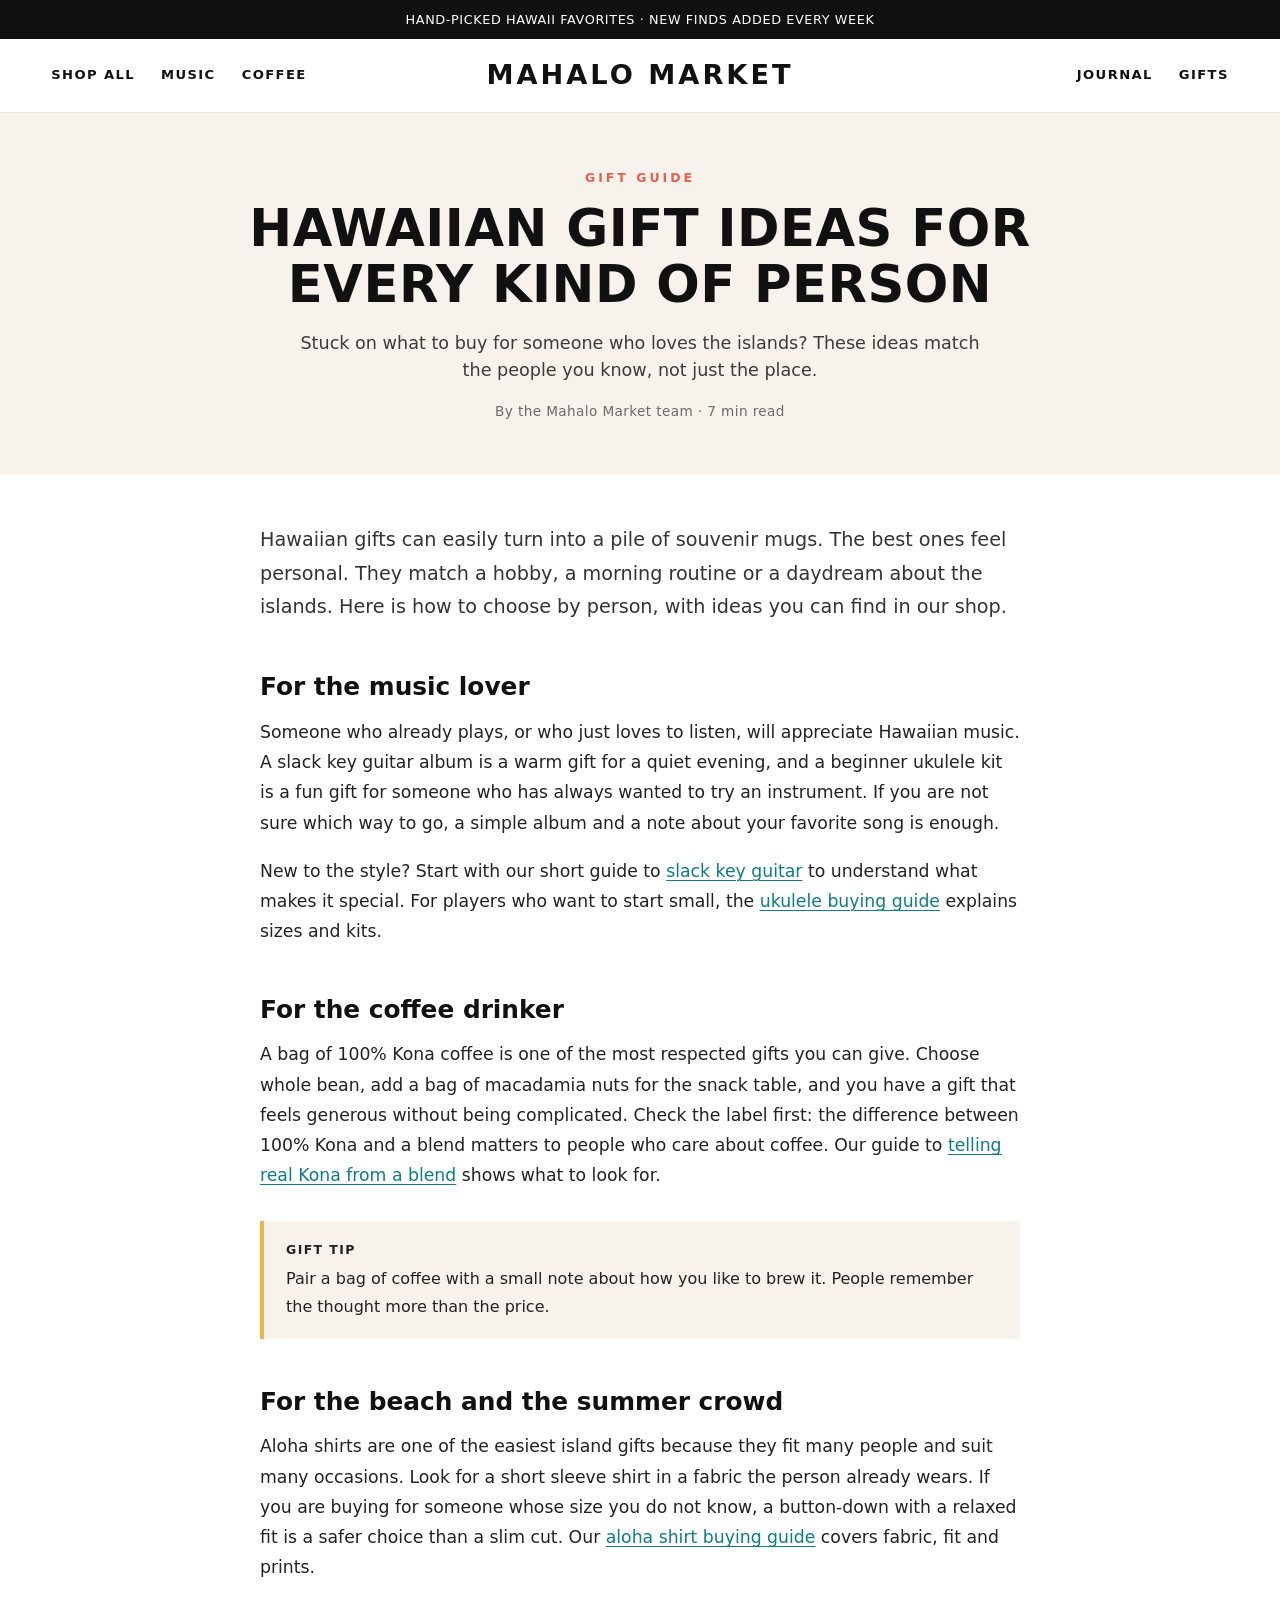
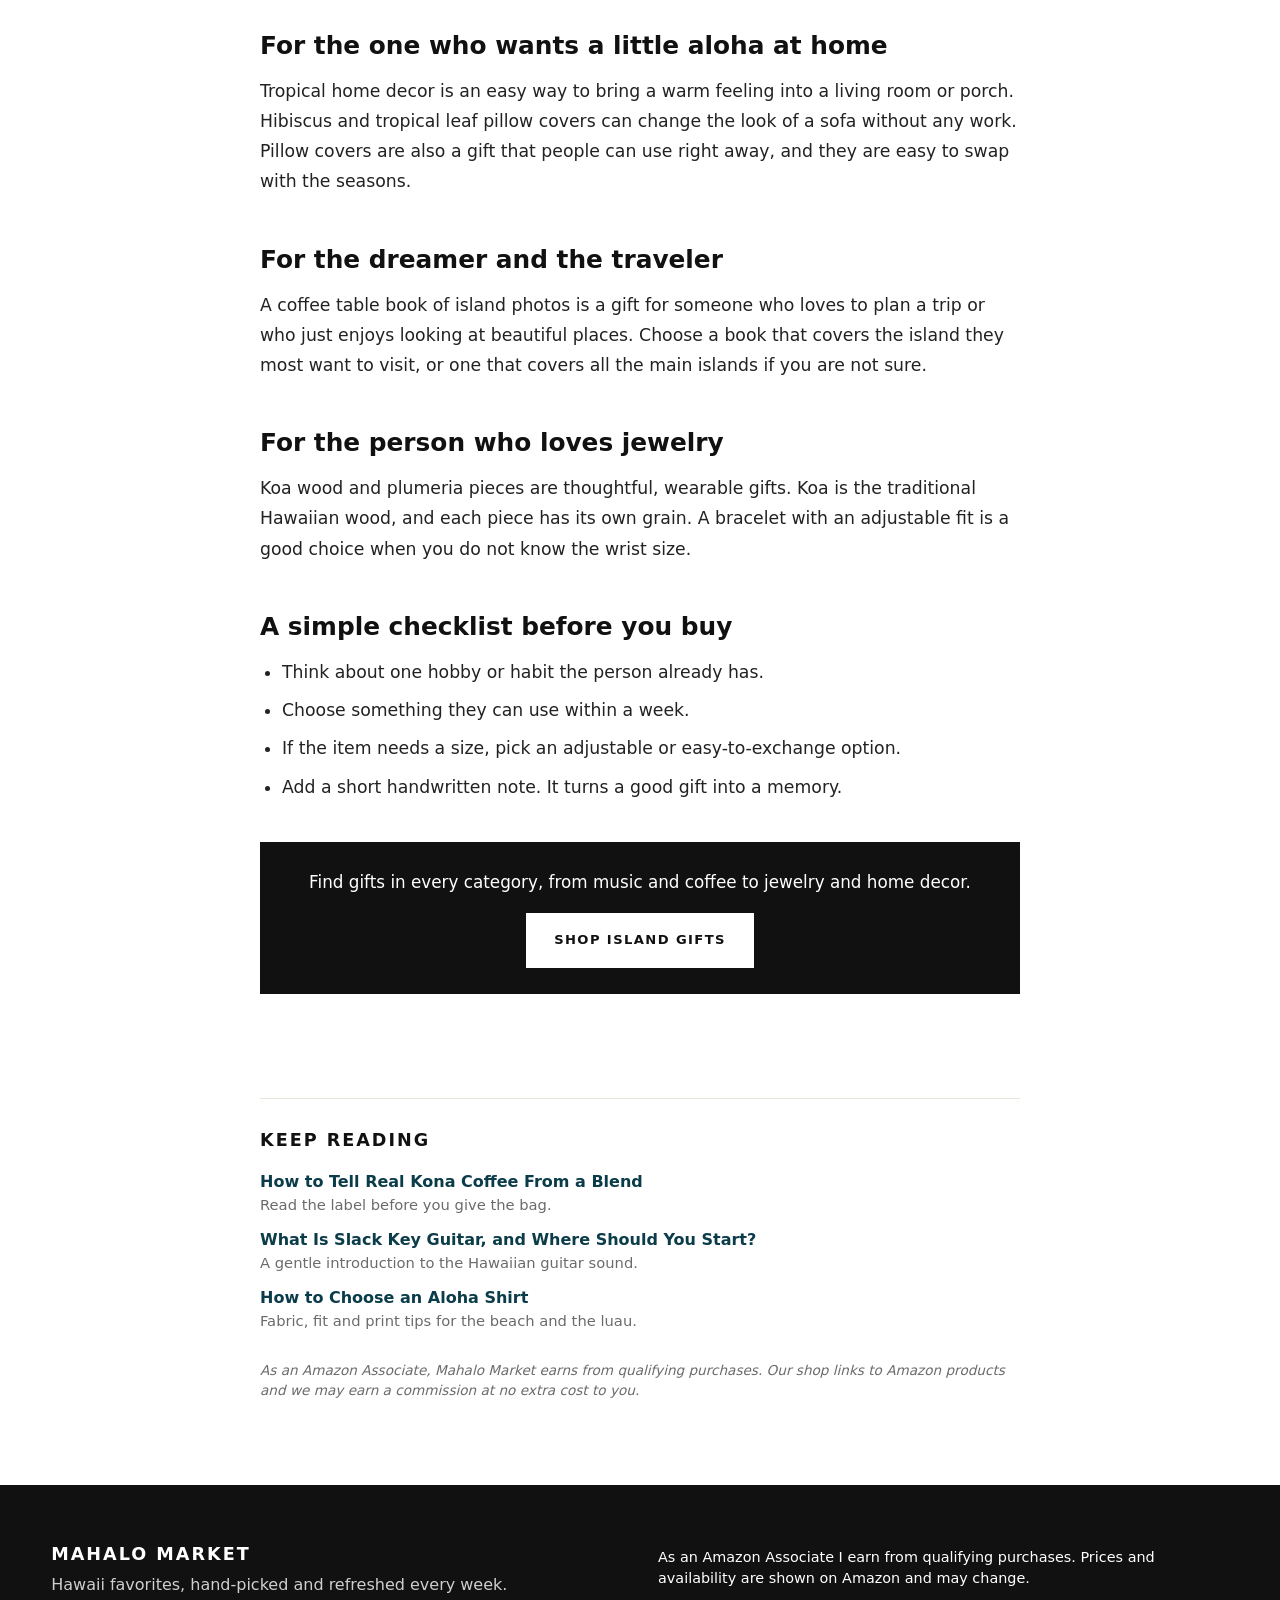
<file: journal-hawaiian-gift-ideas.html>
<!doctype html>
<html lang="en">
<head>
  <meta charset="utf-8">
  <meta name="viewport" content="width=device-width, initial-scale=1">
  <title>Hawaiian Gift Ideas for Every Kind of Person | Mahalo Market</title>
  <meta name="description" content="Hawaiian gift ideas for music lovers, coffee drinkers, beach people and home decorators. Practical, island-inspired gifts that are easy to choose.">
  <meta property="og:title" content="Hawaiian Gift Ideas for Every Kind of Person">
  <meta property="og:description" content="Island-inspired gift ideas for music lovers, coffee drinkers, beach fans and home decorators.">
  <meta property="og:image" content="books.jpg">
  <link rel="canonical" href="https://mahalomarket.github.io/mahalo-market/journal-hawaiian-gift-ideas.html">
  <link rel="stylesheet" href="styles.css">
  <link rel="stylesheet" href="journal.css">
</head>
<body>
  <div class="announce">Hand-picked Hawaii favorites · New finds added every week</div>
  <header class="site-header">
    <div class="wrap header-inner">
      <nav class="cat-nav left" aria-label="Shop"><a href="#shop">Shop all</a><a href="#cat-music">Music</a><a href="#cat-coffee">Coffee</a></nav>
      <a class="brand" href="index.html" aria-label="Mahalo Market home"><span class="brand-name">Mahalo Market</span></a>
      <nav class="cat-nav right" aria-label="Blog"><a href="journal.html">Journal</a><a href="#shop">Gifts</a></nav>
    </div>
  </header>

  <header class="blog-hero">
    <p class="kicker">Gift guide</p>
    <h1>Hawaiian Gift Ideas for Every Kind of Person</h1>
    <p class="dek">Stuck on what to buy for someone who loves the islands? These ideas match the people you know, not just the place.</p>
    <p class="meta">By the Mahalo Market team · 7 min read</p>
  </header>

  <article class="article">
    <p class="lead">Hawaiian gifts can easily turn into a pile of souvenir mugs. The best ones feel personal. They match a hobby, a morning routine or a daydream about the islands. Here is how to choose by person, with ideas you can find in our shop.</p>

    <h2>For the music lover</h2>
    <p>Someone who already plays, or who just loves to listen, will appreciate Hawaiian music. A slack key guitar album is a warm gift for a quiet evening, and a beginner ukulele kit is a fun gift for someone who has always wanted to try an instrument. If you are not sure which way to go, a simple album and a note about your favorite song is enough.</p>
    <p>New to the style? Start with our short guide to <a href="journal-slack-key-guitar-beginners.html">slack key guitar</a> to understand what makes it special. For players who want to start small, the <a href="journal-ukulele-buying-guide.html">ukulele buying guide</a> explains sizes and kits.</p>

    <h2>For the coffee drinker</h2>
    <p>A bag of 100% Kona coffee is one of the most respected gifts you can give. Choose whole bean, add a bag of macadamia nuts for the snack table, and you have a gift that feels generous without being complicated. Check the label first: the difference between 100% Kona and a blend matters to people who care about coffee. Our guide to <a href="journal-real-kona-coffee-guide.html">telling real Kona from a blend</a> shows what to look for.</p>

    <div class="callout"><strong>Gift tip</strong>Pair a bag of coffee with a small note about how you like to brew it. People remember the thought more than the price.</div>

    <h2>For the beach and the summer crowd</h2>
    <p>Aloha shirts are one of the easiest island gifts because they fit many people and suit many occasions. Look for a short sleeve shirt in a fabric the person already wears. If you are buying for someone whose size you do not know, a button-down with a relaxed fit is a safer choice than a slim cut. Our <a href="journal-aloha-shirt-buying-guide.html">aloha shirt buying guide</a> covers fabric, fit and prints.</p>

    <h2>For the one who wants a little aloha at home</h2>
    <p>Tropical home decor is an easy way to bring a warm feeling into a living room or porch. Hibiscus and tropical leaf pillow covers can change the look of a sofa without any work. Pillow covers are also a gift that people can use right away, and they are easy to swap with the seasons.</p>

    <h2>For the dreamer and the traveler</h2>
    <p>A coffee table book of island photos is a gift for someone who loves to plan a trip or who just enjoys looking at beautiful places. Choose a book that covers the island they most want to visit, or one that covers all the main islands if you are not sure.</p>

    <h2>For the person who loves jewelry</h2>
    <p>Koa wood and plumeria pieces are thoughtful, wearable gifts. Koa is the traditional Hawaiian wood, and each piece has its own grain. A bracelet with an adjustable fit is a good choice when you do not know the wrist size.</p>

    <h2>A simple checklist before you buy</h2>
    <ul>
      <li>Think about one hobby or habit the person already has.</li>
      <li>Choose something they can use within a week.</li>
      <li>If the item needs a size, pick an adjustable or easy-to-exchange option.</li>
      <li>Add a short handwritten note. It turns a good gift into a memory.</li>
    </ul>

    <div class="shop-cta">
      <p>Find gifts in every category, from music and coffee to jewelry and home decor.</p>
      <a class="btn" href="#shop">Shop island gifts</a>
    </div>
  </article>

  <aside class="related" aria-label="More guides">
    <h2>Keep reading</h2>
    <ul>
      <li><a href="journal-real-kona-coffee-guide.html">How to Tell Real Kona Coffee From a Blend<span>Read the label before you give the bag.</span></a></li>
      <li><a href="journal-slack-key-guitar-beginners.html">What Is Slack Key Guitar, and Where Should You Start?<span>A gentle introduction to the Hawaiian guitar sound.</span></a></li>
      <li><a href="journal-aloha-shirt-buying-guide.html">How to Choose an Aloha Shirt<span>Fabric, fit and print tips for the beach and the luau.</span></a></li>
    </ul>
  </aside>
  <p class="disclosure-note">As an Amazon Associate, Mahalo Market earns from qualifying purchases. Our shop links to Amazon products and we may earn a commission at no extra cost to you.</p>

  <footer class="site-footer">
    <div class="wrap footer-grid">
      <div><strong>Mahalo Market</strong><p>Hawaii favorites, hand-picked and refreshed every week.</p></div>
      <div><p class="disclosure">As an Amazon Associate I earn from qualifying purchases. Prices and availability are shown on Amazon and may change.</p></div>
    </div>
  </footer>
</body>
</html>
</file>
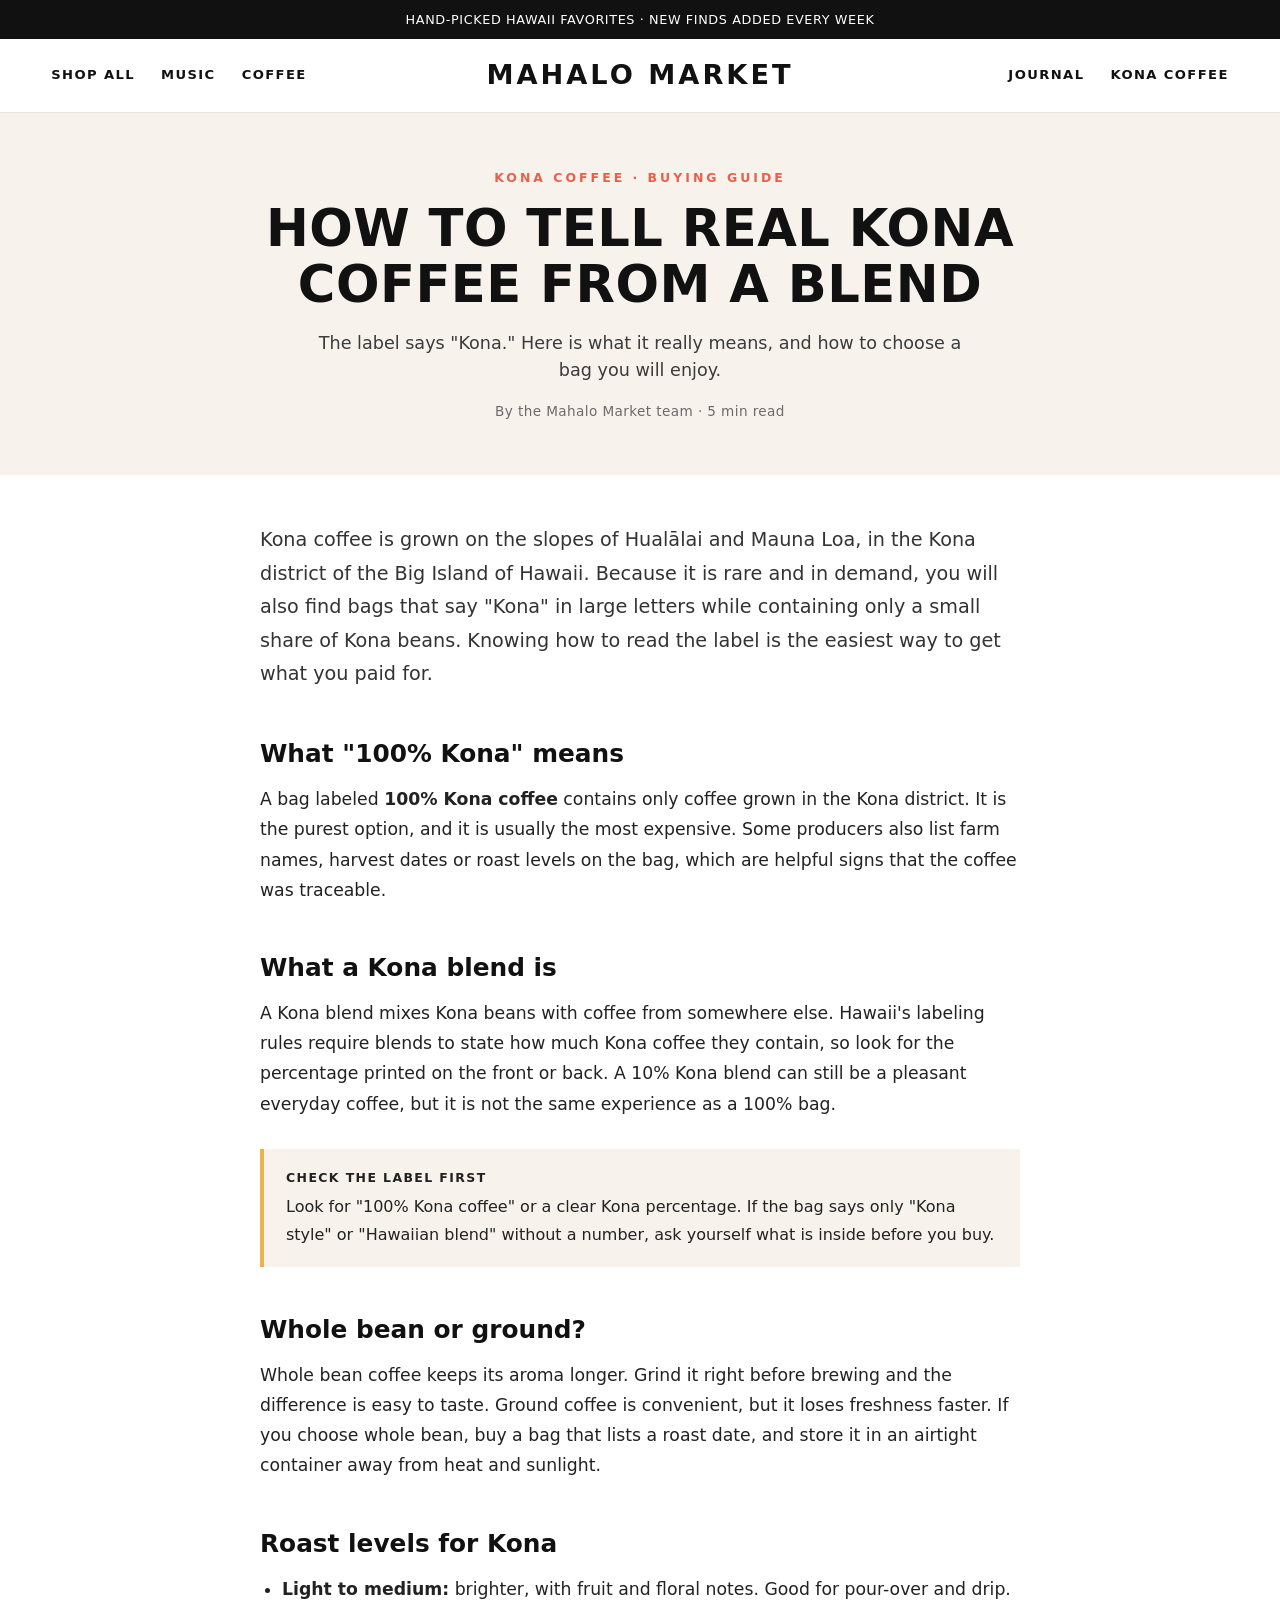
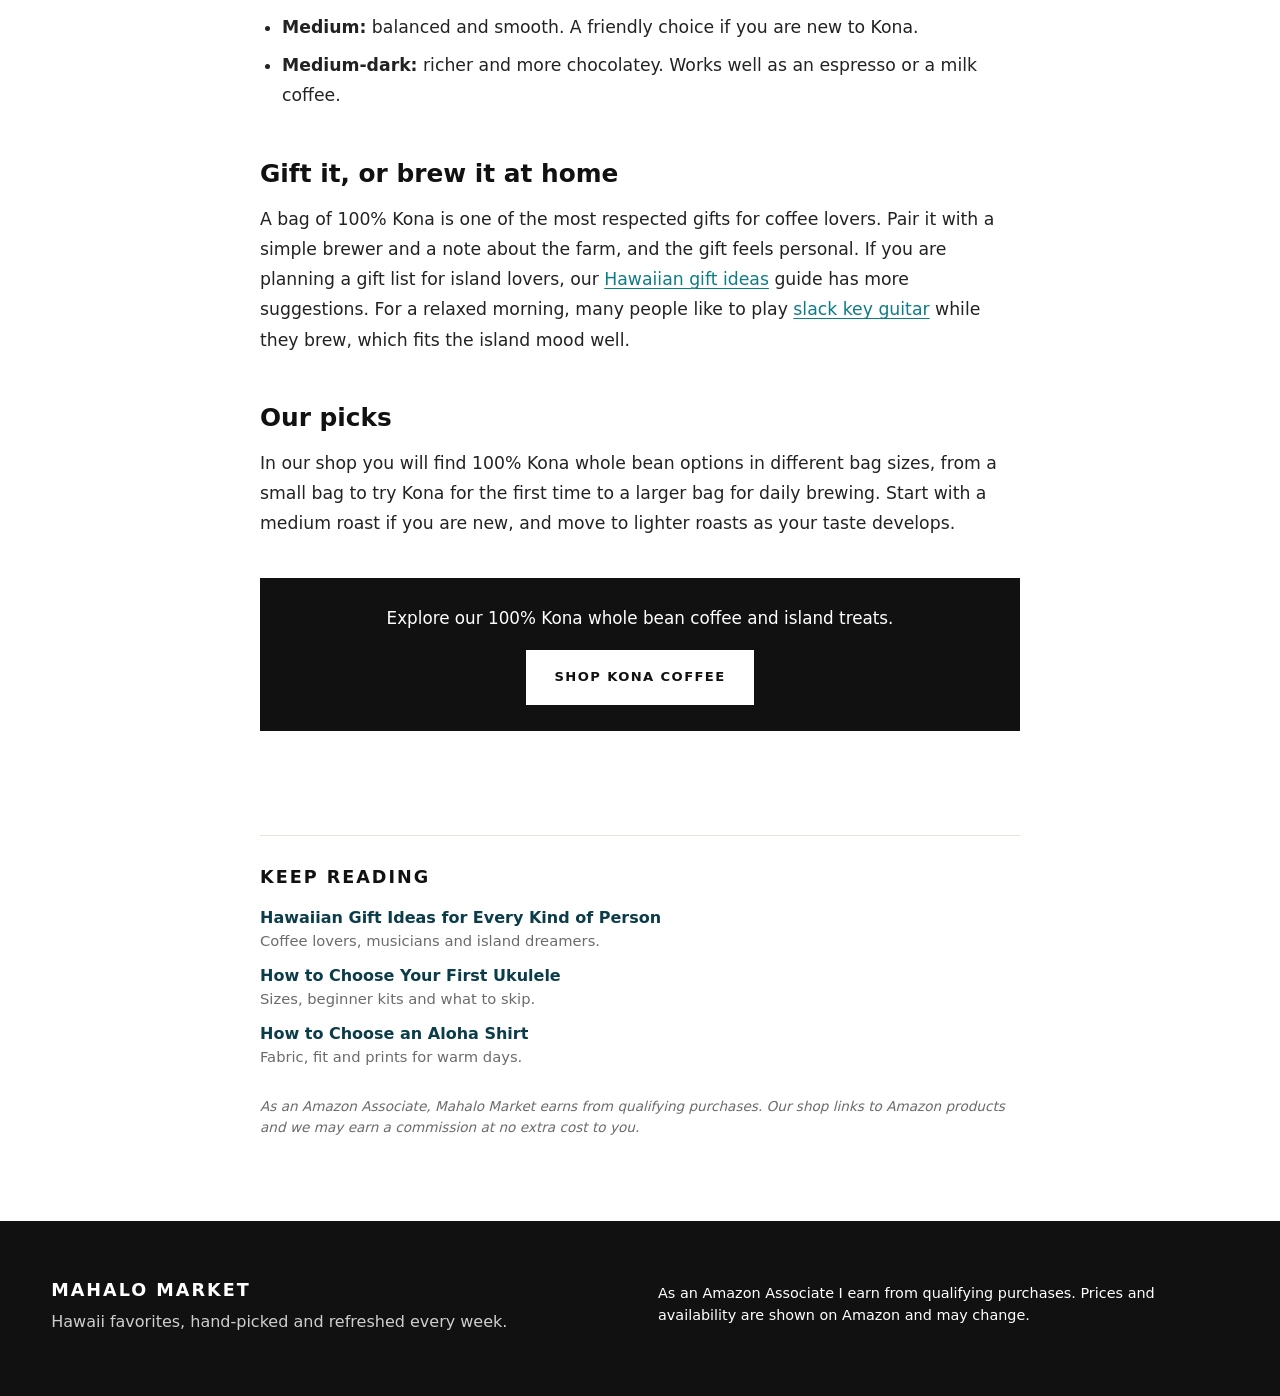
<file: journal-real-kona-coffee-guide.html>
<!doctype html>
<html lang="en">
<head>
  <meta charset="utf-8">
  <meta name="viewport" content="width=device-width, initial-scale=1">
  <title>How to Tell Real Kona Coffee From a Blend | Mahalo Market</title>
  <meta name="description" content="Is it really 100% Kona coffee? Learn how to read Kona labels, what the percentages mean, and how to choose whole bean Kona coffee at home.">
  <meta property="og:title" content="How to Tell Real Kona Coffee From a Blend">
  <meta property="og:description" content="Read the label, understand the percentages and choose whole bean Kona coffee with confidence.">
  <meta property="og:image" content="coffee.jpg">
  <link rel="canonical" href="https://mahalomarket.github.io/mahalo-market/journal-real-kona-coffee-guide.html">
  <link rel="stylesheet" href="styles.css">
  <link rel="stylesheet" href="journal.css">
</head>
<body>
  <div class="announce">Hand-picked Hawaii favorites · New finds added every week</div>
  <header class="site-header">
    <div class="wrap header-inner">
      <nav class="cat-nav left" aria-label="Shop"><a href="#shop">Shop all</a><a href="#cat-music">Music</a><a href="#cat-coffee">Coffee</a></nav>
      <a class="brand" href="index.html" aria-label="Mahalo Market home"><span class="brand-name">Mahalo Market</span></a>
      <nav class="cat-nav right" aria-label="Blog"><a href="journal.html">Journal</a><a href="#cat-coffee">Kona coffee</a></nav>
    </div>
  </header>

  <header class="blog-hero">
    <p class="kicker">Kona coffee · Buying guide</p>
    <h1>How to Tell Real Kona Coffee From a Blend</h1>
    <p class="dek">The label says "Kona." Here is what it really means, and how to choose a bag you will enjoy.</p>
    <p class="meta">By the Mahalo Market team · 5 min read</p>
  </header>

  <article class="article">
    <p class="lead">Kona coffee is grown on the slopes of Hualālai and Mauna Loa, in the Kona district of the Big Island of Hawaii. Because it is rare and in demand, you will also find bags that say "Kona" in large letters while containing only a small share of Kona beans. Knowing how to read the label is the easiest way to get what you paid for.</p>

    <h2>What "100% Kona" means</h2>
    <p>A bag labeled <strong>100% Kona coffee</strong> contains only coffee grown in the Kona district. It is the purest option, and it is usually the most expensive. Some producers also list farm names, harvest dates or roast levels on the bag, which are helpful signs that the coffee was traceable.</p>

    <h2>What a Kona blend is</h2>
    <p>A Kona blend mixes Kona beans with coffee from somewhere else. Hawaii's labeling rules require blends to state how much Kona coffee they contain, so look for the percentage printed on the front or back. A 10% Kona blend can still be a pleasant everyday coffee, but it is not the same experience as a 100% bag.</p>

    <div class="callout"><strong>Check the label first</strong>Look for "100% Kona coffee" or a clear Kona percentage. If the bag says only "Kona style" or "Hawaiian blend" without a number, ask yourself what is inside before you buy.</div>

    <h2>Whole bean or ground?</h2>
    <p>Whole bean coffee keeps its aroma longer. Grind it right before brewing and the difference is easy to taste. Ground coffee is convenient, but it loses freshness faster. If you choose whole bean, buy a bag that lists a roast date, and store it in an airtight container away from heat and sunlight.</p>

    <h2>Roast levels for Kona</h2>
    <ul>
      <li><strong>Light to medium:</strong> brighter, with fruit and floral notes. Good for pour-over and drip.</li>
      <li><strong>Medium:</strong> balanced and smooth. A friendly choice if you are new to Kona.</li>
      <li><strong>Medium-dark:</strong> richer and more chocolatey. Works well as an espresso or a milk coffee.</li>
    </ul>

    <h2>Gift it, or brew it at home</h2>
    <p>A bag of 100% Kona is one of the most respected gifts for coffee lovers. Pair it with a simple brewer and a note about the farm, and the gift feels personal. If you are planning a gift list for island lovers, our <a href="journal-hawaiian-gift-ideas.html">Hawaiian gift ideas</a> guide has more suggestions. For a relaxed morning, many people like to play <a href="journal-slack-key-guitar-beginners.html">slack key guitar</a> while they brew, which fits the island mood well.</p>

    <h2>Our picks</h2>
    <p>In our shop you will find 100% Kona whole bean options in different bag sizes, from a small bag to try Kona for the first time to a larger bag for daily brewing. Start with a medium roast if you are new, and move to lighter roasts as your taste develops.</p>

    <div class="shop-cta">
      <p>Explore our 100% Kona whole bean coffee and island treats.</p>
      <a class="btn" href="#cat-coffee">Shop Kona coffee</a>
    </div>
  </article>

  <aside class="related" aria-label="More guides">
    <h2>Keep reading</h2>
    <ul>
      <li><a href="journal-hawaiian-gift-ideas.html">Hawaiian Gift Ideas for Every Kind of Person<span>Coffee lovers, musicians and island dreamers.</span></a></li>
      <li><a href="journal-ukulele-buying-guide.html">How to Choose Your First Ukulele<span>Sizes, beginner kits and what to skip.</span></a></li>
      <li><a href="journal-aloha-shirt-buying-guide.html">How to Choose an Aloha Shirt<span>Fabric, fit and prints for warm days.</span></a></li>
    </ul>
  </aside>
  <p class="disclosure-note">As an Amazon Associate, Mahalo Market earns from qualifying purchases. Our shop links to Amazon products and we may earn a commission at no extra cost to you.</p>

  <footer class="site-footer">
    <div class="wrap footer-grid">
      <div><strong>Mahalo Market</strong><p>Hawaii favorites, hand-picked and refreshed every week.</p></div>
      <div><p class="disclosure">As an Amazon Associate I earn from qualifying purchases. Prices and availability are shown on Amazon and may change.</p></div>
    </div>
  </footer>
</body>
</html>
</file>
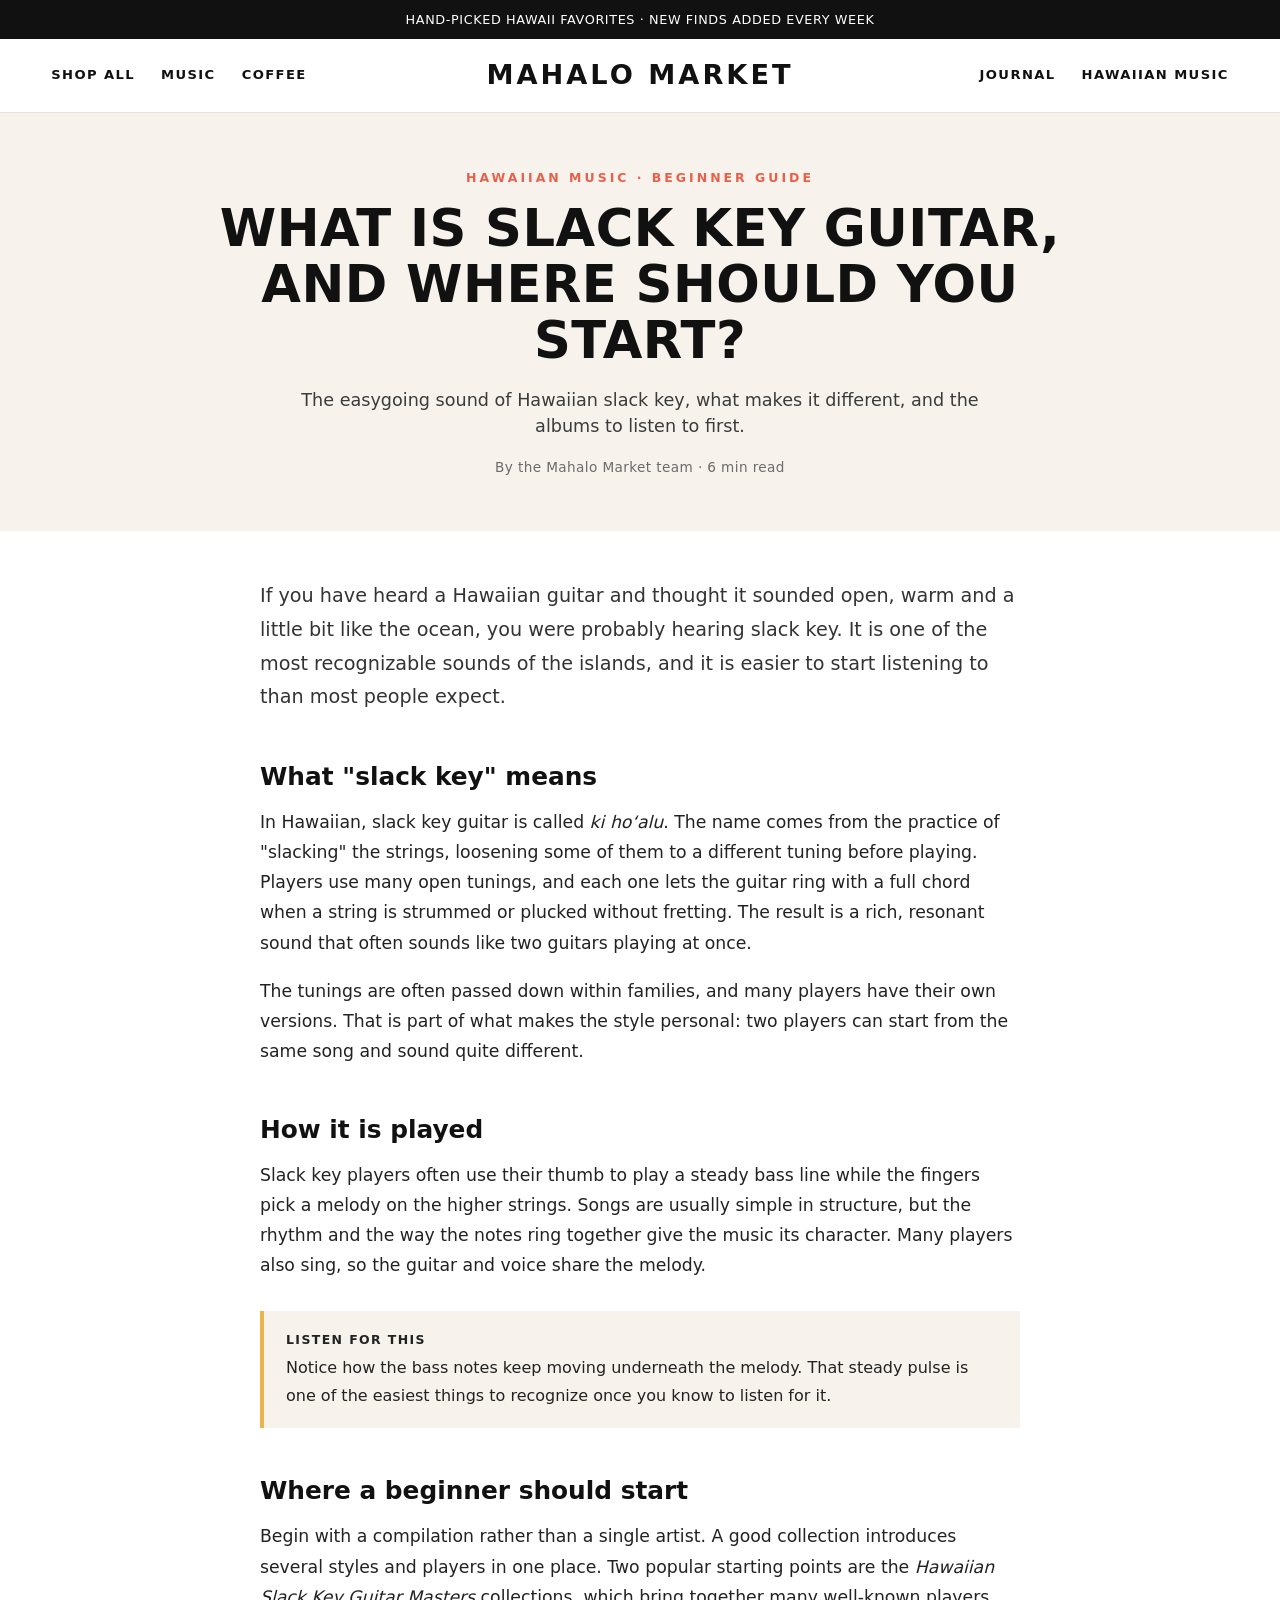
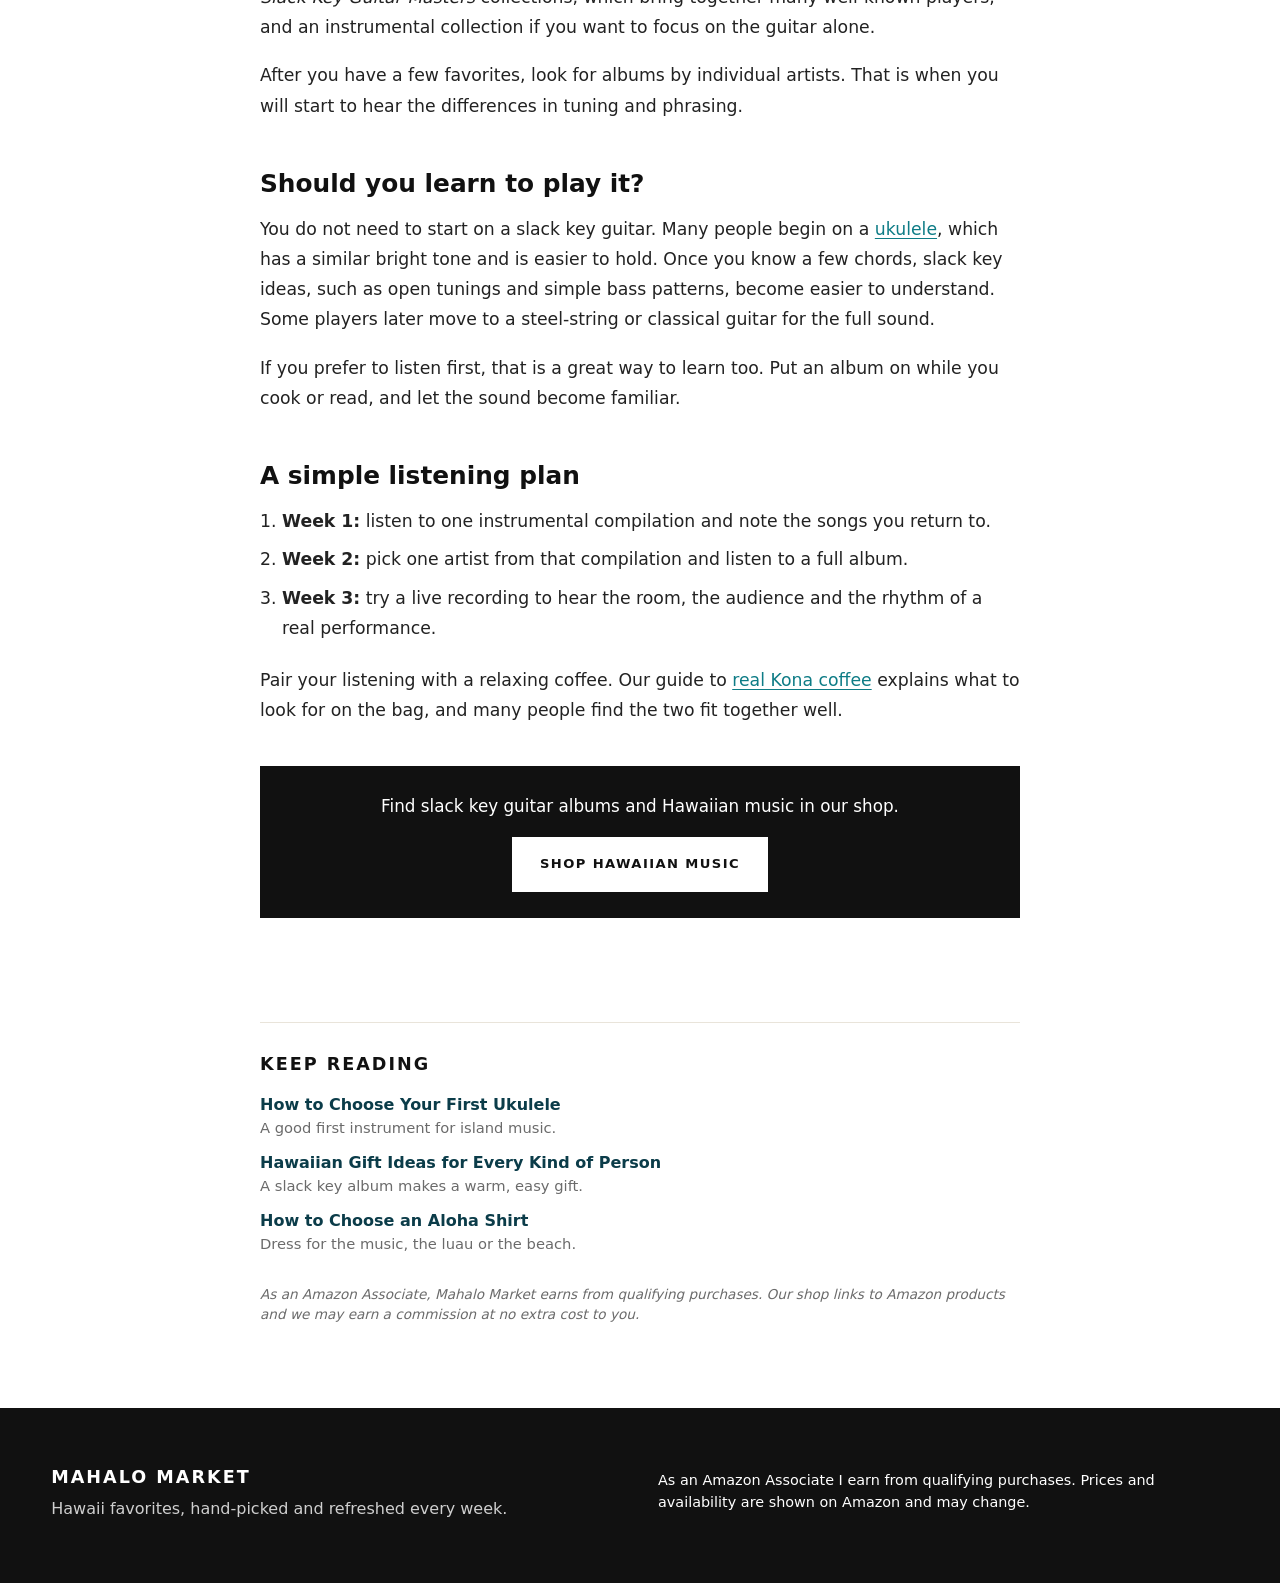
<file: journal-slack-key-guitar-beginners.html>
<!doctype html>
<html lang="en">
<head>
  <meta charset="utf-8">
  <meta name="viewport" content="width=device-width, initial-scale=1">
  <title>What Is Slack Key Guitar, and Where Should You Start? | Mahalo Market</title>
  <meta name="description" content="Slack key guitar explained: what ki ho'alu means, how the loosened tunings work, the artists to listen to and where a beginner should start.">
  <meta property="og:title" content="What Is Slack Key Guitar, and Where Should You Start?">
  <meta property="og:description" content="A beginner's introduction to Hawaiian slack key guitar: the sound, the tunings and the albums to hear first.">
  <meta property="og:image" content="music.jpg">
  <link rel="canonical" href="https://mahalomarket.github.io/mahalo-market/journal-slack-key-guitar-beginners.html">
  <link rel="stylesheet" href="styles.css">
  <link rel="stylesheet" href="journal.css">
</head>
<body>
  <div class="announce">Hand-picked Hawaii favorites · New finds added every week</div>
  <header class="site-header">
    <div class="wrap header-inner">
      <nav class="cat-nav left" aria-label="Shop"><a href="#shop">Shop all</a><a href="#cat-music">Music</a><a href="#cat-coffee">Coffee</a></nav>
      <a class="brand" href="index.html" aria-label="Mahalo Market home"><span class="brand-name">Mahalo Market</span></a>
      <nav class="cat-nav right" aria-label="Blog"><a href="journal.html">Journal</a><a href="#cat-music">Hawaiian music</a></nav>
    </div>
  </header>

  <header class="blog-hero">
    <p class="kicker">Hawaiian music · Beginner guide</p>
    <h1>What Is Slack Key Guitar, and Where Should You Start?</h1>
    <p class="dek">The easygoing sound of Hawaiian slack key, what makes it different, and the albums to listen to first.</p>
    <p class="meta">By the Mahalo Market team · 6 min read</p>
  </header>

  <article class="article">
    <p class="lead">If you have heard a Hawaiian guitar and thought it sounded open, warm and a little bit like the ocean, you were probably hearing slack key. It is one of the most recognizable sounds of the islands, and it is easier to start listening to than most people expect.</p>

    <h2>What "slack key" means</h2>
    <p>In Hawaiian, slack key guitar is called <em>ki hoʻalu</em>. The name comes from the practice of "slacking" the strings, loosening some of them to a different tuning before playing. Players use many open tunings, and each one lets the guitar ring with a full chord when a string is strummed or plucked without fretting. The result is a rich, resonant sound that often sounds like two guitars playing at once.</p>
    <p>The tunings are often passed down within families, and many players have their own versions. That is part of what makes the style personal: two players can start from the same song and sound quite different.</p>

    <h2>How it is played</h2>
    <p>Slack key players often use their thumb to play a steady bass line while the fingers pick a melody on the higher strings. Songs are usually simple in structure, but the rhythm and the way the notes ring together give the music its character. Many players also sing, so the guitar and voice share the melody.</p>

    <div class="callout"><strong>Listen for this</strong>Notice how the bass notes keep moving underneath the melody. That steady pulse is one of the easiest things to recognize once you know to listen for it.</div>

    <h2>Where a beginner should start</h2>
    <p>Begin with a compilation rather than a single artist. A good collection introduces several styles and players in one place. Two popular starting points are the <em>Hawaiian Slack Key Guitar Masters</em> collections, which bring together many well-known players, and an instrumental collection if you want to focus on the guitar alone.</p>
    <p>After you have a few favorites, look for albums by individual artists. That is when you will start to hear the differences in tuning and phrasing.</p>

    <h2>Should you learn to play it?</h2>
    <p>You do not need to start on a slack key guitar. Many people begin on a <a href="journal-ukulele-buying-guide.html">ukulele</a>, which has a similar bright tone and is easier to hold. Once you know a few chords, slack key ideas, such as open tunings and simple bass patterns, become easier to understand. Some players later move to a steel-string or classical guitar for the full sound.</p>
    <p>If you prefer to listen first, that is a great way to learn too. Put an album on while you cook or read, and let the sound become familiar.</p>

    <h2>A simple listening plan</h2>
    <ol>
      <li><strong>Week 1:</strong> listen to one instrumental compilation and note the songs you return to.</li>
      <li><strong>Week 2:</strong> pick one artist from that compilation and listen to a full album.</li>
      <li><strong>Week 3:</strong> try a live recording to hear the room, the audience and the rhythm of a real performance.</li>
    </ol>
    <p>Pair your listening with a relaxing coffee. Our guide to <a href="journal-real-kona-coffee-guide.html">real Kona coffee</a> explains what to look for on the bag, and many people find the two fit together well.</p>

    <div class="shop-cta">
      <p>Find slack key guitar albums and Hawaiian music in our shop.</p>
      <a class="btn" href="#cat-music">Shop Hawaiian music</a>
    </div>
  </article>

  <aside class="related" aria-label="More guides">
    <h2>Keep reading</h2>
    <ul>
      <li><a href="journal-ukulele-buying-guide.html">How to Choose Your First Ukulele<span>A good first instrument for island music.</span></a></li>
      <li><a href="journal-hawaiian-gift-ideas.html">Hawaiian Gift Ideas for Every Kind of Person<span>A slack key album makes a warm, easy gift.</span></a></li>
      <li><a href="journal-aloha-shirt-buying-guide.html">How to Choose an Aloha Shirt<span>Dress for the music, the luau or the beach.</span></a></li>
    </ul>
  </aside>
  <p class="disclosure-note">As an Amazon Associate, Mahalo Market earns from qualifying purchases. Our shop links to Amazon products and we may earn a commission at no extra cost to you.</p>

  <footer class="site-footer">
    <div class="wrap footer-grid">
      <div><strong>Mahalo Market</strong><p>Hawaii favorites, hand-picked and refreshed every week.</p></div>
      <div><p class="disclosure">As an Amazon Associate I earn from qualifying purchases. Prices and availability are shown on Amazon and may change.</p></div>
    </div>
  </footer>
</body>
</html>
</file>
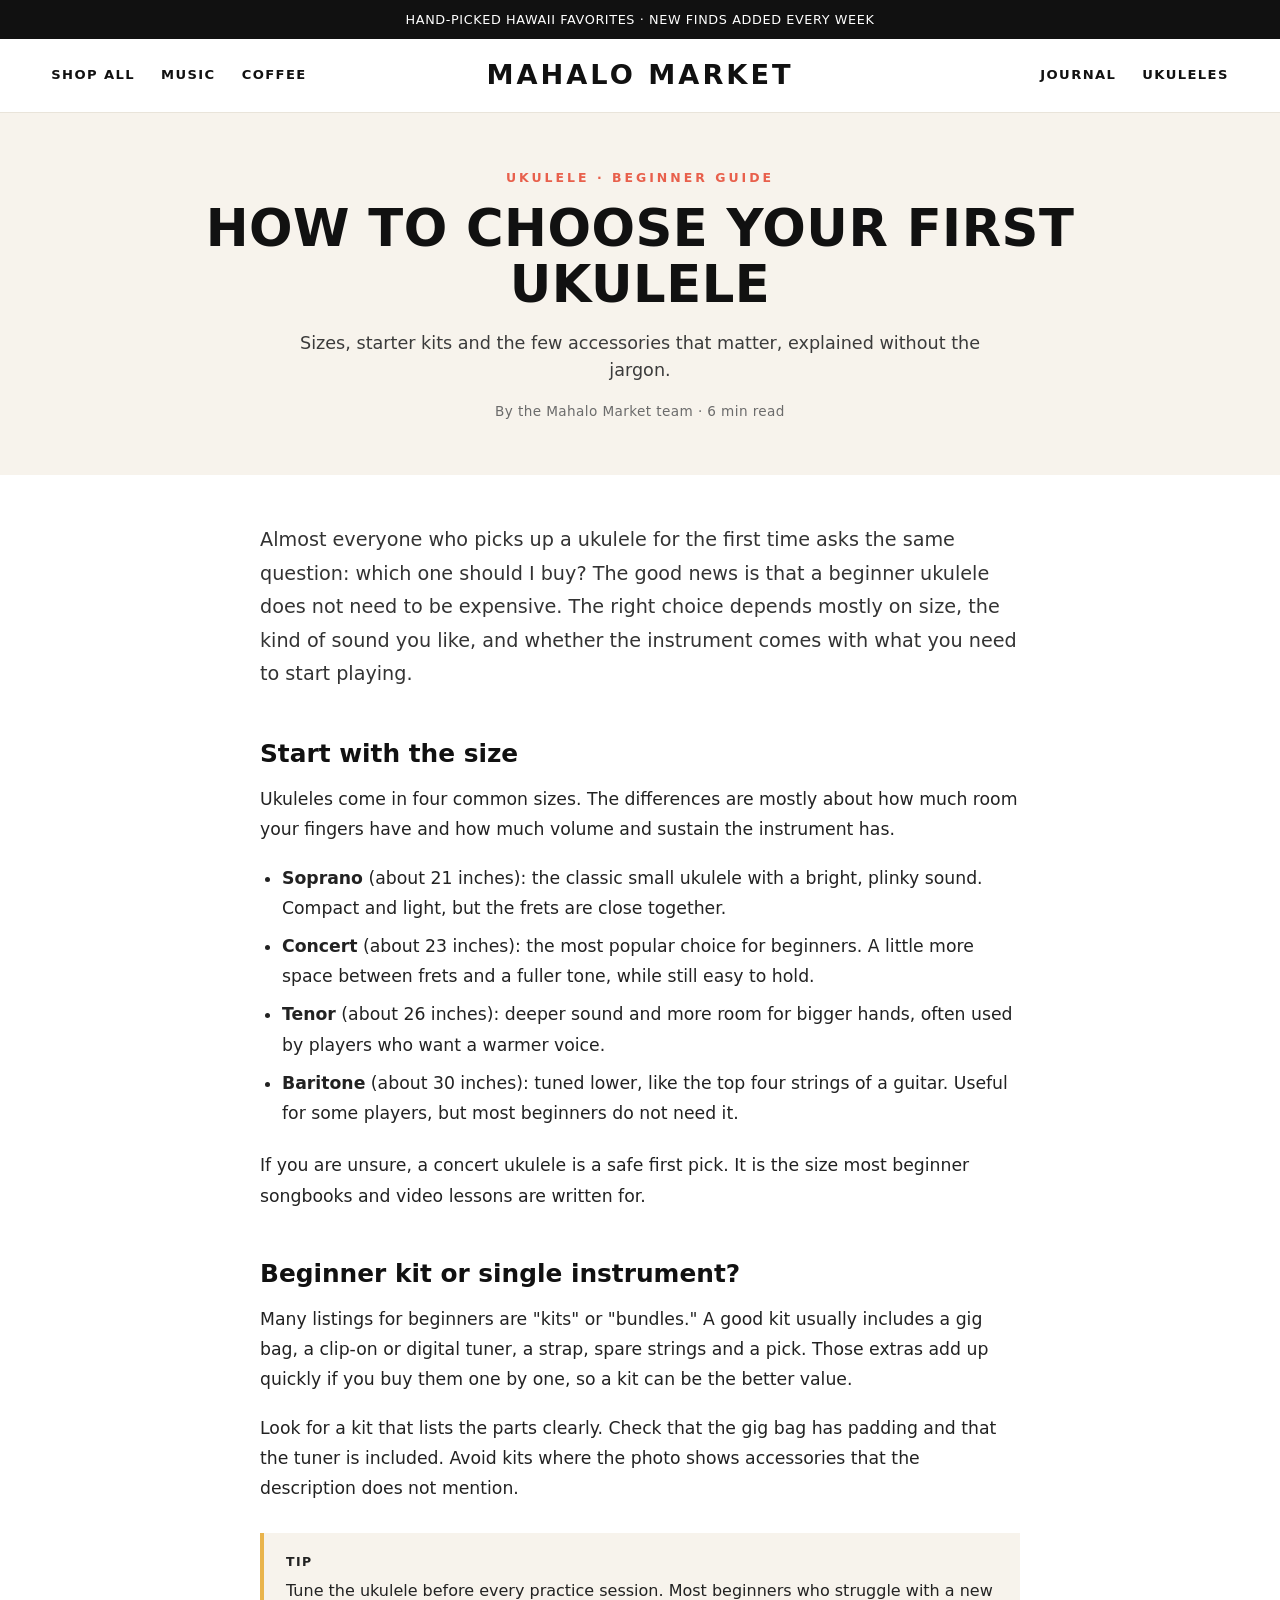
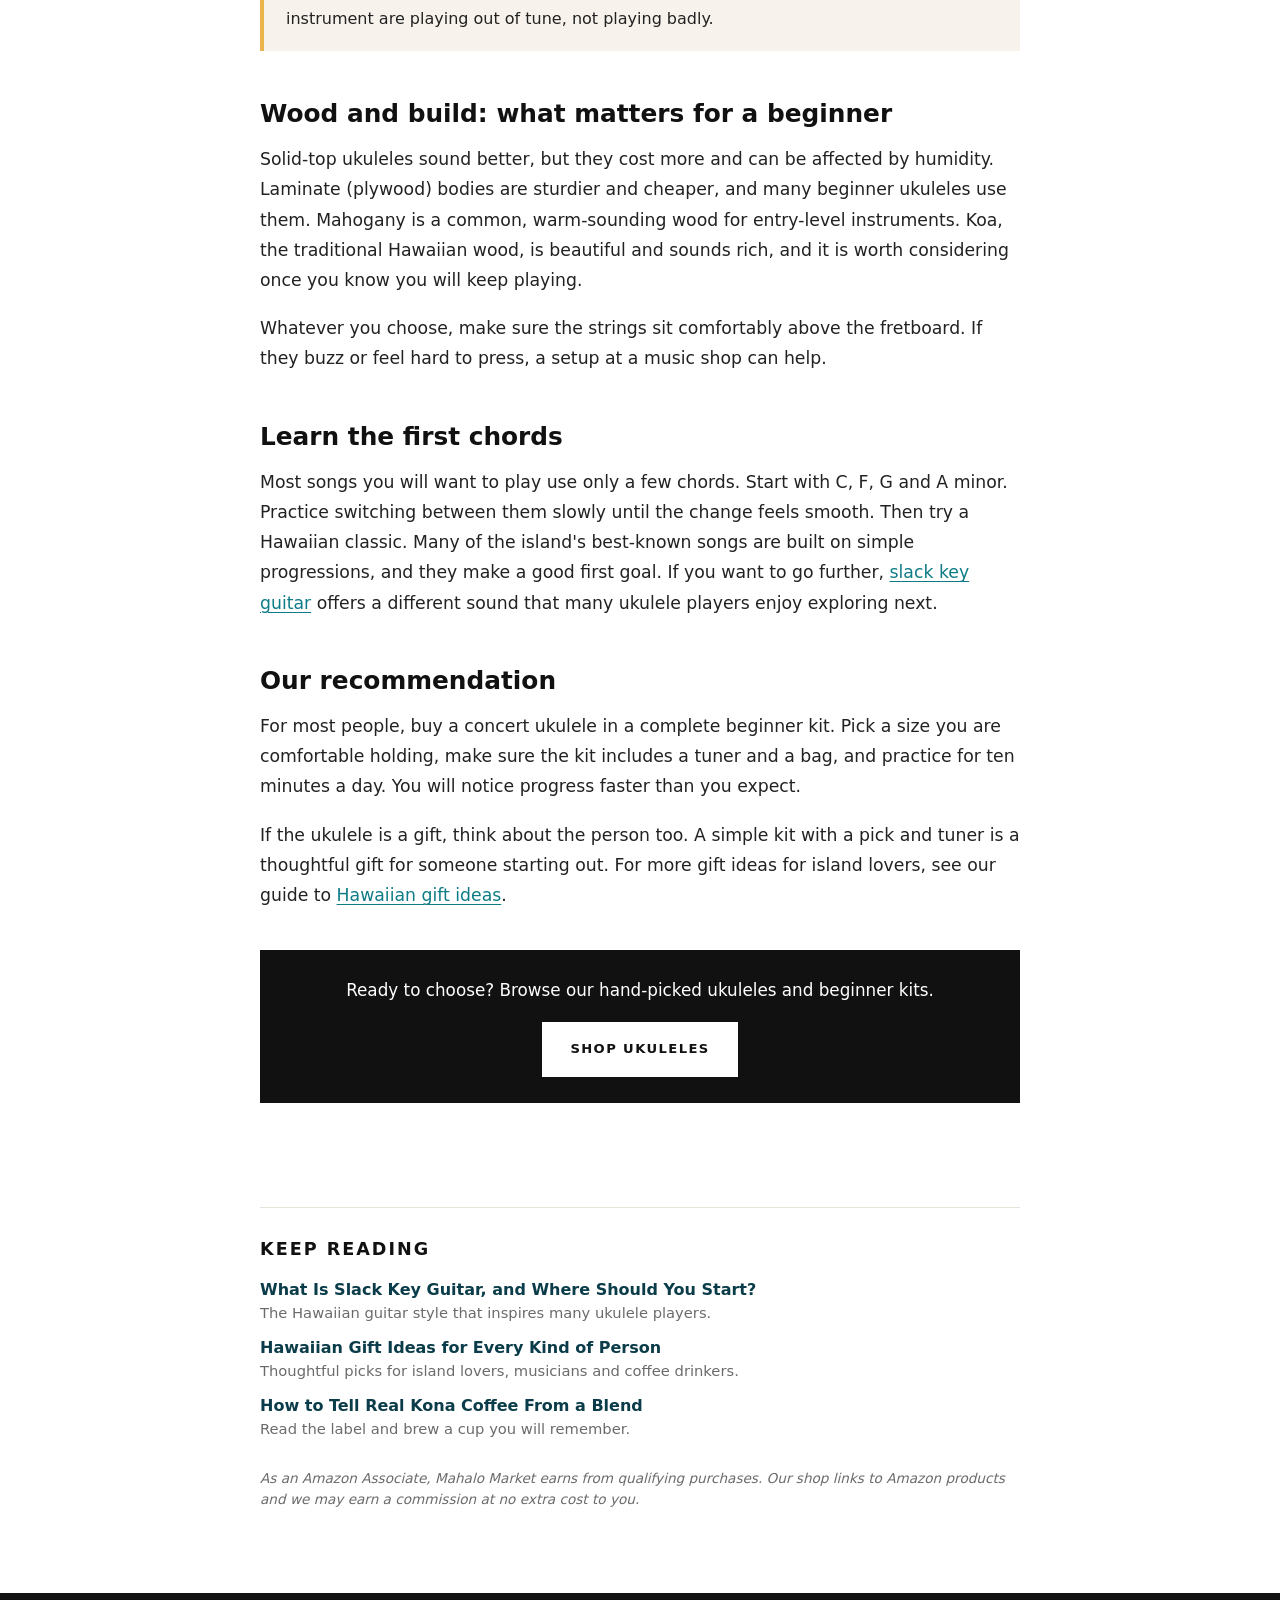
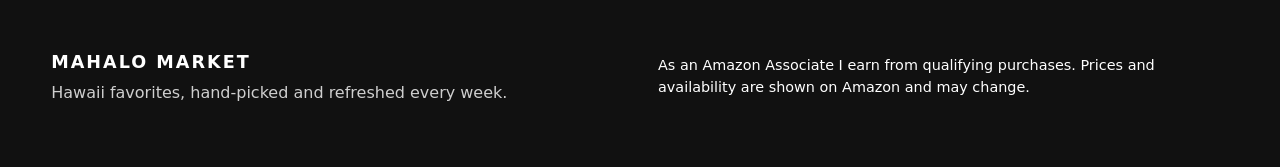
<file: journal-ukulele-buying-guide.html>
<!doctype html>
<html lang="en">
<head>
  <meta charset="utf-8">
  <meta name="viewport" content="width=device-width, initial-scale=1">
  <title>How to Choose Your First Ukulele: A Beginner's Buying Guide | Mahalo Market</title>
  <meta name="description" content="Choosing your first ukulele? Compare soprano, concert and tenor sizes, what to look for in a beginner kit, and the accessories you really need.">
  <meta property="og:title" content="How to Choose Your First Ukulele">
  <meta property="og:description" content="A plain-language guide to sizes, beginner kits and what to look for before you buy.">
  <meta property="og:image" content="ukulele.jpg">
  <link rel="canonical" href="https://mahalomarket.github.io/mahalo-market/journal-ukulele-buying-guide.html">
  <link rel="stylesheet" href="styles.css">
  <link rel="stylesheet" href="journal.css">
</head>
<body>
  <div class="announce">Hand-picked Hawaii favorites · New finds added every week</div>
  <header class="site-header">
    <div class="wrap header-inner">
      <nav class="cat-nav left" aria-label="Shop"><a href="#shop">Shop all</a><a href="#cat-music">Music</a><a href="#cat-coffee">Coffee</a></nav>
      <a class="brand" href="index.html" aria-label="Mahalo Market home"><span class="brand-name">Mahalo Market</span></a>
      <nav class="cat-nav right" aria-label="Blog"><a href="journal.html">Journal</a><a href="index.html#shop">Ukuleles</a></nav>
    </div>
  </header>

  <header class="blog-hero">
    <p class="kicker">Ukulele · Beginner guide</p>
    <h1>How to Choose Your First Ukulele</h1>
    <p class="dek">Sizes, starter kits and the few accessories that matter, explained without the jargon.</p>
    <p class="meta">By the Mahalo Market team · 6 min read</p>
  </header>

  <article class="article">
    <p class="lead">Almost everyone who picks up a ukulele for the first time asks the same question: which one should I buy? The good news is that a beginner ukulele does not need to be expensive. The right choice depends mostly on size, the kind of sound you like, and whether the instrument comes with what you need to start playing.</p>

    <h2>Start with the size</h2>
    <p>Ukuleles come in four common sizes. The differences are mostly about how much room your fingers have and how much volume and sustain the instrument has.</p>
    <ul>
      <li><strong>Soprano</strong> (about 21 inches): the classic small ukulele with a bright, plinky sound. Compact and light, but the frets are close together.</li>
      <li><strong>Concert</strong> (about 23 inches): the most popular choice for beginners. A little more space between frets and a fuller tone, while still easy to hold.</li>
      <li><strong>Tenor</strong> (about 26 inches): deeper sound and more room for bigger hands, often used by players who want a warmer voice.</li>
      <li><strong>Baritone</strong> (about 30 inches): tuned lower, like the top four strings of a guitar. Useful for some players, but most beginners do not need it.</li>
    </ul>
    <p>If you are unsure, a concert ukulele is a safe first pick. It is the size most beginner songbooks and video lessons are written for.</p>

    <h2>Beginner kit or single instrument?</h2>
    <p>Many listings for beginners are "kits" or "bundles." A good kit usually includes a gig bag, a clip-on or digital tuner, a strap, spare strings and a pick. Those extras add up quickly if you buy them one by one, so a kit can be the better value.</p>
    <p>Look for a kit that lists the parts clearly. Check that the gig bag has padding and that the tuner is included. Avoid kits where the photo shows accessories that the description does not mention.</p>

    <div class="callout"><strong>Tip</strong>Tune the ukulele before every practice session. Most beginners who struggle with a new instrument are playing out of tune, not playing badly.</div>

    <h2>Wood and build: what matters for a beginner</h2>
    <p>Solid-top ukuleles sound better, but they cost more and can be affected by humidity. Laminate (plywood) bodies are sturdier and cheaper, and many beginner ukuleles use them. Mahogany is a common, warm-sounding wood for entry-level instruments. Koa, the traditional Hawaiian wood, is beautiful and sounds rich, and it is worth considering once you know you will keep playing.</p>
    <p>Whatever you choose, make sure the strings sit comfortably above the fretboard. If they buzz or feel hard to press, a setup at a music shop can help.</p>

    <h2>Learn the first chords</h2>
    <p>Most songs you will want to play use only a few chords. Start with C, F, G and A minor. Practice switching between them slowly until the change feels smooth. Then try a Hawaiian classic. Many of the island's best-known songs are built on simple progressions, and they make a good first goal. If you want to go further, <a href="journal-slack-key-guitar-beginners.html">slack key guitar</a> offers a different sound that many ukulele players enjoy exploring next.</p>

    <h2>Our recommendation</h2>
    <p>For most people, buy a concert ukulele in a complete beginner kit. Pick a size you are comfortable holding, make sure the kit includes a tuner and a bag, and practice for ten minutes a day. You will notice progress faster than you expect.</p>
    <p>If the ukulele is a gift, think about the person too. A simple kit with a pick and tuner is a thoughtful gift for someone starting out. For more gift ideas for island lovers, see our guide to <a href="journal-hawaiian-gift-ideas.html">Hawaiian gift ideas</a>.</p>

    <div class="shop-cta">
      <p>Ready to choose? Browse our hand-picked ukuleles and beginner kits.</p>
      <a class="btn" href="index.html#shop">Shop ukuleles</a>
    </div>
  </article>

  <aside class="related" aria-label="More guides">
    <h2>Keep reading</h2>
    <ul>
      <li><a href="journal-slack-key-guitar-beginners.html">What Is Slack Key Guitar, and Where Should You Start?<span>The Hawaiian guitar style that inspires many ukulele players.</span></a></li>
      <li><a href="journal-hawaiian-gift-ideas.html">Hawaiian Gift Ideas for Every Kind of Person<span>Thoughtful picks for island lovers, musicians and coffee drinkers.</span></a></li>
      <li><a href="journal-real-kona-coffee-guide.html">How to Tell Real Kona Coffee From a Blend<span>Read the label and brew a cup you will remember.</span></a></li>
    </ul>
  </aside>
  <p class="disclosure-note">As an Amazon Associate, Mahalo Market earns from qualifying purchases. Our shop links to Amazon products and we may earn a commission at no extra cost to you.</p>

  <footer class="site-footer">
    <div class="wrap footer-grid">
      <div><strong>Mahalo Market</strong><p>Hawaii favorites, hand-picked and refreshed every week.</p></div>
      <div><p class="disclosure">As an Amazon Associate I earn from qualifying purchases. Prices and availability are shown on Amazon and may change.</p></div>
    </div>
  </footer>
</body>
</html>
</file>
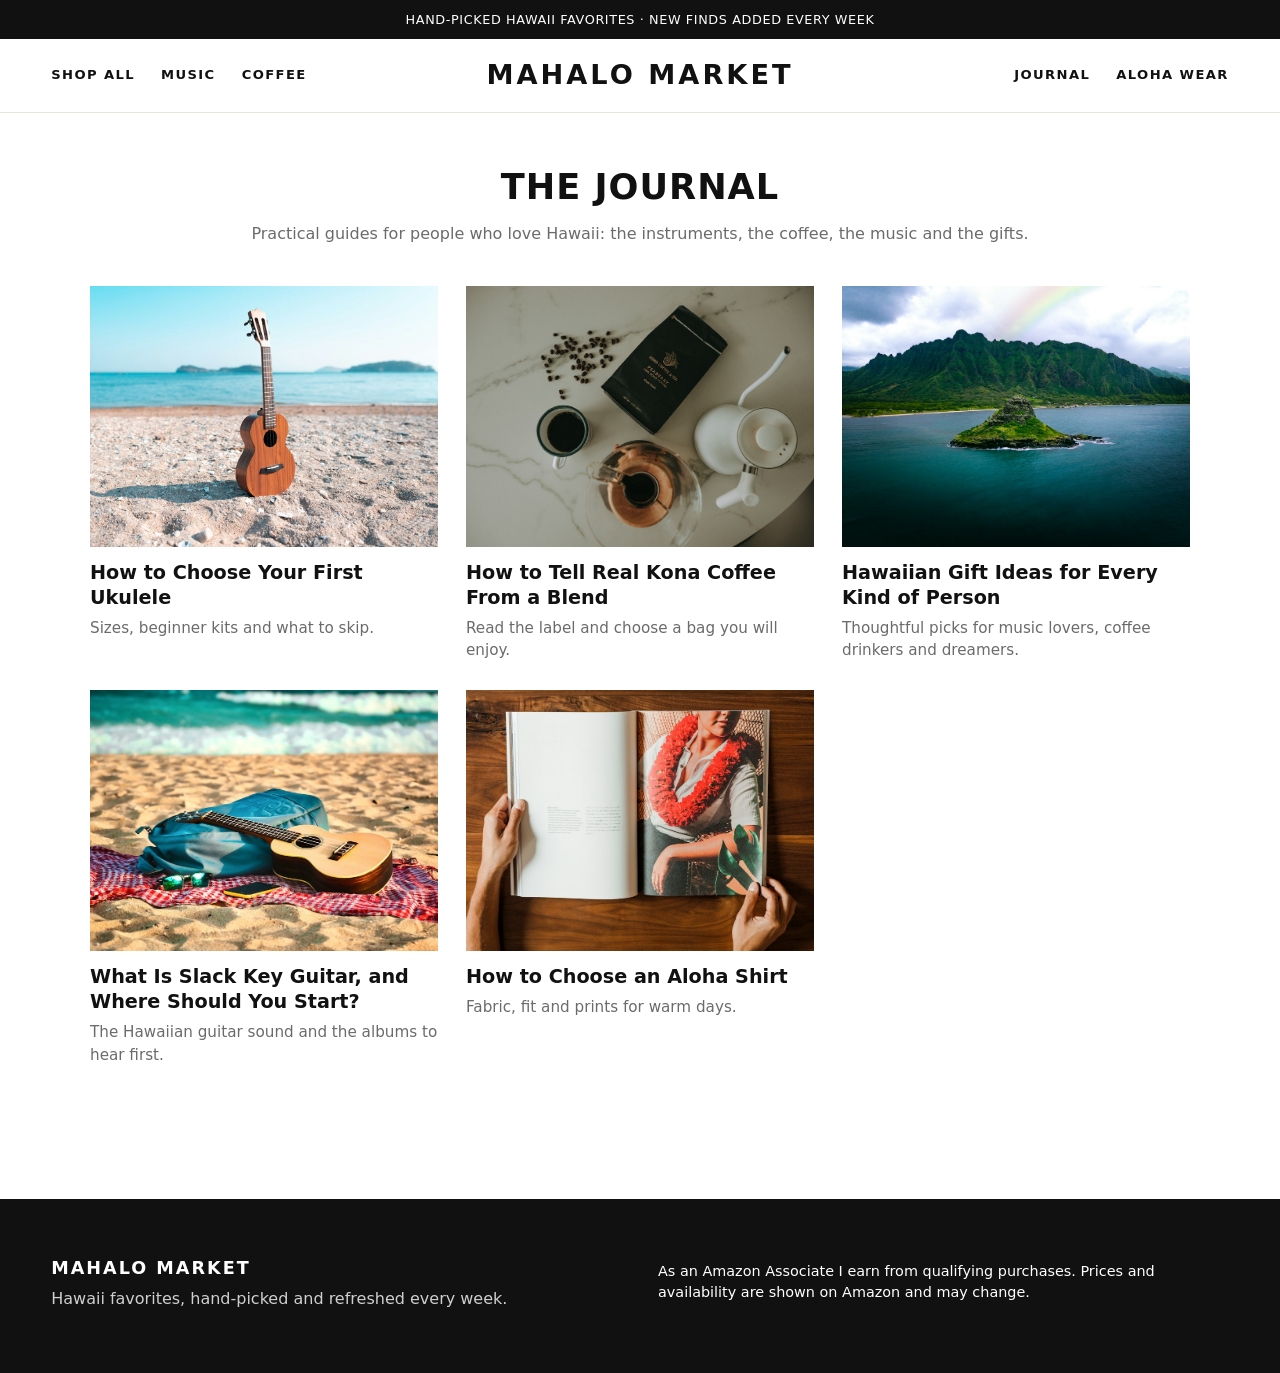
<file: journal.html>
<!doctype html>
<html lang="en">
<head>
  <meta charset="utf-8">
  <meta name="viewport" content="width=device-width, initial-scale=1">
  <title>The Journal | Mahalo Market: Hawaii guides and gift ideas</title>
  <meta name="description" content="Guides to ukuleles, Kona coffee, slack key guitar and aloha wear, plus gift ideas for people who love Hawaii.">
  <link rel="canonical" href="https://mahalomarket.github.io/mahalo-market/journal.html">
  <link rel="stylesheet" href="styles.css">
  <link rel="stylesheet" href="journal.css">
</head>
<body>
  <div class="announce">Hand-picked Hawaii favorites · New finds added every week</div>
  <header class="site-header">
    <div class="wrap header-inner">
      <nav class="cat-nav left" aria-label="Shop"><a href="#shop">Shop all</a><a href="#cat-music">Music</a><a href="#cat-coffee">Coffee</a></nav>
      <a class="brand" href="index.html" aria-label="Mahalo Market home"><span class="brand-name">Mahalo Market</span></a>
      <nav class="cat-nav right" aria-label="Blog"><a href="journal.html">Journal</a><a href="#cat-aloha">Aloha wear</a></nav>
    </div>
  </header>

  <main class="wrap blog-index">
    <h1>The Journal</h1>
    <p class="lead">Practical guides for people who love Hawaii: the instruments, the coffee, the music and the gifts.</p>

    <div class="post-grid">
      <a class="post-card" href="journal-ukulele-buying-guide.html">
        <div class="thumb" style="background-image:url('ukulele.jpg')"></div>
        <h2>How to Choose Your First Ukulele</h2>
        <p>Sizes, beginner kits and what to skip.</p>
      </a>
      <a class="post-card" href="journal-real-kona-coffee-guide.html">
        <div class="thumb" style="background-image:url('coffee.jpg')"></div>
        <h2>How to Tell Real Kona Coffee From a Blend</h2>
        <p>Read the label and choose a bag you will enjoy.</p>
      </a>
      <a class="post-card" href="journal-hawaiian-gift-ideas.html">
        <div class="thumb" style="background-image:url('books.jpg')"></div>
        <h2>Hawaiian Gift Ideas for Every Kind of Person</h2>
        <p>Thoughtful picks for music lovers, coffee drinkers and dreamers.</p>
      </a>
      <a class="post-card" href="journal-slack-key-guitar-beginners.html">
        <div class="thumb" style="background-image:url('music.jpg')"></div>
        <h2>What Is Slack Key Guitar, and Where Should You Start?</h2>
        <p>The Hawaiian guitar sound and the albums to hear first.</p>
      </a>
      <a class="post-card" href="journal-aloha-shirt-buying-guide.html">
        <div class="thumb" style="background-image:url('aloha.jpg')"></div>
        <h2>How to Choose an Aloha Shirt</h2>
        <p>Fabric, fit and prints for warm days.</p>
      </a>
    </div>
  </main>

  <footer class="site-footer">
    <div class="wrap footer-grid">
      <div><strong>Mahalo Market</strong><p>Hawaii favorites, hand-picked and refreshed every week.</p></div>
      <div><p class="disclosure">As an Amazon Associate I earn from qualifying purchases. Prices and availability are shown on Amazon and may change.</p></div>
    </div>
  </footer>
</body>
</html>
</file>
<file: styles.css>
/* Mahalo Market - bold, editorial storefront layout (original code).
   Palette: ink black, warm white, ocean teal, sunset coral, gold. */
:root {
  --ink: #111111;
  --paper: #ffffff;
  --cream: #f7f3ec;
  --teal: #0E7C86;
  --navy: #0B3C49;
  --coral: #E8604C;
  --gold: #E9B44C;
  --muted: #6b6b6b;
  --line: #e9e4da;
}

* { box-sizing: border-box; }
html { scroll-behavior: smooth; }
body {
  margin: 0;
  font-family: "Segoe UI", system-ui, -apple-system, Roboto, Helvetica, Arial, sans-serif;
  color: var(--ink);
  background: var(--paper);
  line-height: 1.5;
  -webkit-font-smoothing: antialiased;
}
a { color: inherit; }
img { display: block; max-width: 100%; }
.wrap { width: min(1280px, 92vw); margin: 0 auto; }
.sr-only { position: absolute; width: 1px; height: 1px; overflow: hidden; clip: rect(0 0 0 0); }
.muted { color: var(--muted); }
.small { font-size: .85rem; }

/* Announcement bar + header */
.announce {
  background: var(--ink); color: #fff; text-align: center;
  font-size: .8rem; letter-spacing: .6px; text-transform: uppercase; padding: 10px 12px;
}
.site-header { position: sticky; top: 0; z-index: 20; background: var(--paper); border-bottom: 1px solid var(--line); }
.header-inner {
  display: grid; grid-template-columns: 1fr auto 1fr; align-items: center; gap: 16px; padding: 16px 0;
}
.brand { text-decoration: none; justify-self: center; }
.brand-name {
  font-weight: 900; font-size: 1.7rem; letter-spacing: 3px; text-transform: uppercase; color: var(--ink);
}
.cat-nav { display: flex; gap: 26px; font-size: .82rem; font-weight: 600; letter-spacing: 1.4px; text-transform: uppercase; }
.cat-nav.left { justify-content: flex-start; }
.cat-nav.right { justify-content: flex-end; }
.cat-nav a { text-decoration: none; padding: 4px 0; border-bottom: 2px solid transparent; }
.cat-nav a:hover, .cat-nav a:focus-visible { border-bottom-color: var(--ink); outline: none; }
.cat-nav-full {
  display: flex; flex-wrap: wrap; justify-content: center; gap: 6px 22px; padding: 0 0 14px;
  font-size: .78rem; text-transform: uppercase; letter-spacing: 1.2px;
}
.cat-nav-full a { text-decoration: none; color: var(--muted); }
.cat-nav-full a:hover { color: var(--ink); }

/* Hero: full-bleed photo, centered message */
.hero { position: relative; height: min(86vh, 760px); min-height: 460px; overflow: hidden; color: #fff; }
.hero-img { position: absolute; inset: 0; width: 100%; height: 100%; object-fit: cover; object-position: 78% 40%; }
.hero-overlay { position: absolute; inset: 0; background: linear-gradient(rgba(0,0,0,.35), rgba(0,0,0,.45)); }
.hero-content {
  position: relative; height: 100%; display: flex; flex-direction: column; align-items: center; justify-content: center;
  text-align: center; padding: 24px; gap: 14px;
}
.hero-kicker { margin: 0; font-size: .85rem; letter-spacing: 4px; text-transform: uppercase; color: var(--gold); font-weight: 700; }
.hero h1 {
  margin: 0; font-size: clamp(2.6rem, 7vw, 5.6rem); line-height: .98; font-weight: 900;
  text-transform: uppercase; letter-spacing: 1px; max-width: 900px;
}
.hero-lede { margin: 0; max-width: 560px; font-size: 1.08rem; opacity: .95; }
.btn {
  display: inline-block; text-decoration: none; font-weight: 800; text-transform: uppercase;
  letter-spacing: 1.4px; font-size: .85rem; padding: 16px 34px; border: 2px solid transparent;
  transition: background .15s, color .15s;
}
.btn-solid { background: #fff; color: var(--ink); margin-top: 8px; }
.btn-solid:hover { background: var(--ink); color: #fff; }
.btn:focus-visible { outline: 3px solid var(--gold); outline-offset: 3px; }

/* Section titles */
.section-title {
  text-align: center; font-size: 1.35rem; font-weight: 900; text-transform: uppercase; letter-spacing: 2px; margin: 72px 0 28px;
}
.collections { padding-bottom: 8px; }

/* Collection tiles */
.tiles { display: grid; grid-template-columns: repeat(auto-fit, minmax(230px, 1fr)); gap: 16px; }
.tile {
  position: relative; display: flex; align-items: flex-end; min-height: 300px; overflow: hidden;
  text-decoration: none; color: #fff; background-size: cover; background-position: center;
  transition: transform .25s ease;
}
.tile::before { content: ""; position: absolute; inset: 0; background: linear-gradient(rgba(0,0,0,0) 35%, rgba(0,0,0,.65)); transition: opacity .25s; }
.tile:hover { transform: scale(1.015); }
.tile:focus-visible { outline: 3px solid var(--gold); outline-offset: 3px; }
.tile-body { position: relative; padding: 22px; width: 100%; text-align: center; }
.tile-body strong { display: block; font-size: 1.05rem; font-weight: 900; text-transform: uppercase; letter-spacing: 1.5px; }
.tile-body span { font-size: .78rem; letter-spacing: 1px; text-transform: uppercase; opacity: .9; }

/* Search row */
.search-row { display: flex; align-items: center; justify-content: space-between; gap: 16px; flex-wrap: wrap; margin-top: 72px; border-top: 1px solid var(--line); padding-top: 28px; }
.search-row input {
  width: 100%; max-width: 420px; padding: 13px 18px; font: inherit; font-size: .95rem;
  border: 1px solid var(--ink); background: var(--paper); outline: none;
}
.search-row input:focus { box-shadow: 0 0 0 3px rgba(233,180,76,.45); }
.count { margin: 0; color: var(--muted); font-size: .9rem; letter-spacing: .5px; }

/* Editor's picks */
.picks { display: grid; grid-template-columns: repeat(auto-fill, minmax(240px, 1fr)); gap: 26px 18px; margin-top: 8px; }
.picks:empty { display: none; }
.picks-title { grid-column: 1 / -1; text-align: center; font-size: 1.35rem; font-weight: 900; text-transform: uppercase; letter-spacing: 2px; margin: 48px 0 8px; }

/* Category sections */
.cat-block { margin-top: 64px; scroll-margin-top: 130px; }
.cat-banner {
  position: relative; min-height: 220px; background-size: cover; background-position: center;
  display: flex; align-items: center; justify-content: center; text-align: center; color: #fff; margin-bottom: 26px;
}
.cat-banner::before { content: ""; position: absolute; inset: 0; background: rgba(0,0,0,.42); }
.cat-banner-text { position: relative; padding: 26px; max-width: 680px; }
.cat-banner-text h3 { margin: 0 0 8px; font-size: 2rem; font-weight: 900; text-transform: uppercase; letter-spacing: 2px; }
.cat-banner-text p { margin: 0; font-size: 1rem; opacity: .95; }

/* Product grid: clean cards */
.grid { display: grid; grid-template-columns: repeat(auto-fill, minmax(230px, 1fr)); gap: 30px 18px; }
.card { display: flex; flex-direction: column; background: var(--paper); }
.card-art { position: relative; display: block; aspect-ratio: 4 / 5; background: #fff; overflow: hidden; border: 1px solid var(--line); }
.card-photo { width: 100%; height: 100%; object-fit: contain; padding: 14px; transition: transform .3s ease; }
.card-art:hover .card-photo { transform: scale(1.03); }
.card-fallback { width: 100%; height: 100%; background-size: cover; background-position: center; transition: transform .3s ease; }
.card-art:hover .card-fallback { transform: scale(1.03); }
.card h4 a { color: inherit; text-decoration: none; }
.card h4 a:hover { text-decoration: underline; }
.badge {
  position: absolute; top: 12px; left: 12px; z-index: 1; background: var(--paper); color: var(--ink);
  font-size: .66rem; font-weight: 800; padding: 5px 9px; letter-spacing: 1.2px; text-transform: uppercase;
}
.badge.new { left: auto; right: 12px; background: var(--coral); color: #fff; }
.card-body { padding: 14px 2px 0; display: flex; flex-direction: column; gap: 6px; flex: 1; }
.card-cat { font-size: .68rem; text-transform: uppercase; letter-spacing: 1.5px; color: var(--muted); font-weight: 700; }
.card h4 { margin: 0; font-size: .98rem; line-height: 1.35; font-weight: 600; }
.card p { margin: 0; color: var(--muted); font-size: .88rem; }
/* Amazon's own yellow "Add to Cart" button colors */
.card .btn-buy {
  margin-top: 12px; display: block; text-align: center; text-decoration: none;
  background: #FFD814; border: 1px solid #FCD200; border-radius: 20px; box-shadow: 0 1px 0 rgba(255,255,255,.4) inset;
  color: #0F1111; font-size: .9rem; padding: 9px 12px; transition: background .15s;
}
.card .btn-buy:hover { background: #F7CA00; border-color: #F2C200; }
.card .btn-buy:active { background: #F0B800; }
.card .btn-buy:focus-visible { outline: 3px solid var(--gold); outline-offset: 2px; }
.empty { text-align: center; color: var(--muted); padding: 40px 0; }

/* Footer */
.site-footer { background: var(--ink); color: #cfcfcf; padding: 56px 0; margin-top: 84px; }
.site-footer strong { color: #fff; font-size: 1.1rem; letter-spacing: 2px; text-transform: uppercase; }
.site-footer p { margin: 6px 0; }
.site-footer .muted { color: #8f8f8f; }
.site-footer a { color: #e6e6e6; }
.footer-grid { display: grid; grid-template-columns: 1fr 1fr; gap: 36px; }
.disclosure { font-size: .9rem; color: #fff; }
.credits { font-size: .76rem; color: #8f8f8f; margin-top: 12px; }

@media (max-width: 860px) {
  .header-inner { grid-template-columns: 1fr; justify-items: center; }
  .cat-nav.left, .cat-nav.right { justify-content: center; }
  .footer-grid { grid-template-columns: 1fr; }
  .hero { height: 78vh; }
}
</file>
<file: journal.css>
/* Mahalo Market blog - article layout (reuses ../styles.css for header, footer and buttons) */
.blog-hero { background: var(--cream); padding: 56px 0 40px; text-align: center; }
.blog-hero .kicker { text-transform: uppercase; letter-spacing: 3px; font-size: .78rem; color: var(--coral); font-weight: 800; margin: 0 0 12px; }
.blog-hero h1 { font-size: clamp(2rem, 4.6vw, 3.2rem); line-height: 1.1; font-weight: 900; text-transform: uppercase; letter-spacing: .5px; margin: 0 auto; max-width: 880px; }
.blog-hero .dek { max-width: 680px; margin: 18px auto 0; font-size: 1.1rem; color: #3b3b3b; }
.blog-hero .meta { margin-top: 18px; font-size: .85rem; color: var(--muted); letter-spacing: .4px; }

.article { max-width: 760px; margin: 0 auto; padding: 48px 0 24px; font-size: 1.08rem; line-height: 1.75; color: #222; }
.article h2 { font-size: 1.55rem; line-height: 1.25; font-weight: 800; margin: 48px 0 14px; color: var(--ink); }
.article h3 { font-size: 1.2rem; font-weight: 700; margin: 30px 0 10px; }
.article p { margin: 0 0 18px; }
.article ul, .article ol { margin: 0 0 22px; padding-left: 22px; }
.article li { margin-bottom: 8px; }
.article a { color: var(--teal); text-decoration-thickness: 1px; text-underline-offset: 3px; }
.article a:hover { color: var(--coral); }
.article .lead { font-size: 1.2rem; color: #333; }
.article figure { margin: 34px 0; }
.article figure img { width: 100%; height: auto; border-radius: 4px; }
.article figcaption { font-size: .8rem; color: var(--muted); margin-top: 8px; }

.callout {
  background: var(--cream); border-left: 4px solid var(--gold); padding: 18px 22px; margin: 30px 0; font-size: 1rem;
}
.callout strong { display: block; margin-bottom: 4px; text-transform: uppercase; font-size: .78rem; letter-spacing: 1.4px; }

.shop-cta {
  margin: 40px 0; padding: 26px; text-align: center; background: var(--ink); color: #fff;
}
.shop-cta p { margin: 0 0 16px; font-size: 1.05rem; }
.shop-cta a.btn { background: #fff; color: var(--ink); text-decoration: none; font-weight: 800; text-transform: uppercase; letter-spacing: 1.4px; font-size: .82rem; padding: 14px 26px; display: inline-block; }
.shop-cta a.btn:hover { background: var(--gold); }

.related { max-width: 760px; margin: 40px auto 0; border-top: 1px solid var(--line); padding-top: 28px; }
.related h2 { font-size: 1.1rem; text-transform: uppercase; letter-spacing: 2px; margin: 0 0 16px; }
.related ul { list-style: none; padding: 0; margin: 0; display: grid; gap: 12px; }
.related a { text-decoration: none; font-weight: 600; color: var(--navy); }
.related a:hover { color: var(--coral); }
.related span { display: block; font-weight: 400; color: var(--muted); font-size: .92rem; }

.disclosure-note { max-width: 760px; margin: 28px auto 0; font-size: .85rem; color: var(--muted); font-style: italic; }

.blog-index { max-width: 1100px; margin: 0 auto; padding: 48px 0; }
.blog-index h1 { font-size: 2.2rem; text-transform: uppercase; font-weight: 900; letter-spacing: 1px; text-align: center; margin: 0 0 8px; }
.blog-index > p.lead { text-align: center; color: var(--muted); margin: 0 0 40px; }
.post-grid { display: grid; grid-template-columns: repeat(auto-fill, minmax(300px, 1fr)); gap: 28px; }
.post-card { text-decoration: none; color: var(--ink); display: flex; flex-direction: column; }
.post-card .thumb { aspect-ratio: 4 / 3; background-size: cover; background-position: center; }
.post-card h2 { font-size: 1.2rem; line-height: 1.3; margin: 14px 0 6px; font-weight: 800; }
.post-card p { margin: 0; color: var(--muted); font-size: .95rem; }
.post-card:hover h2 { color: var(--coral); }

@media (max-width: 700px) {
  .article { font-size: 1.02rem; }
}
</file>
